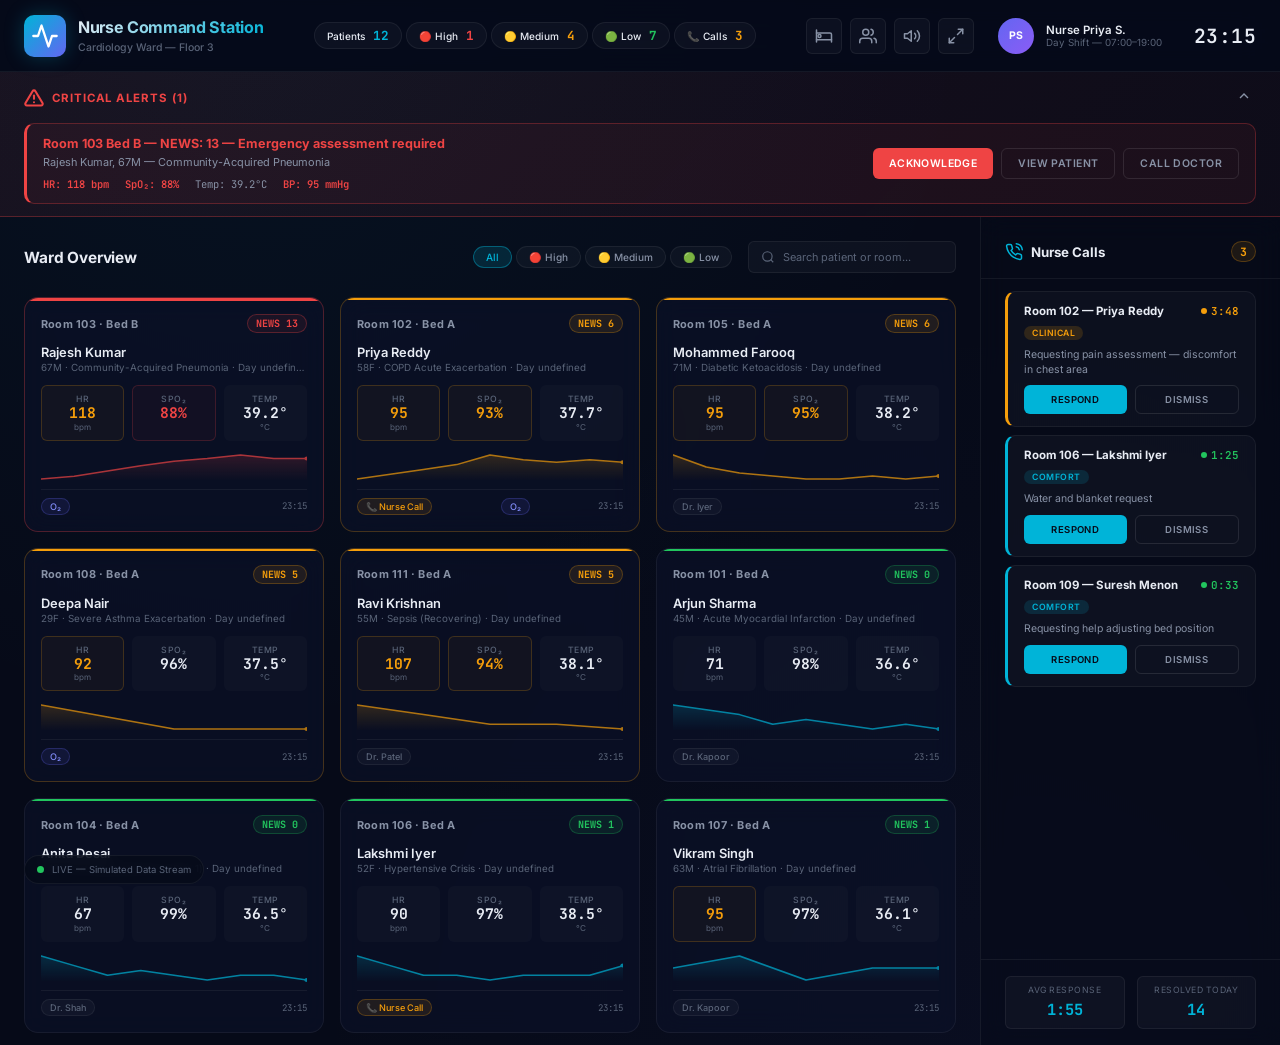
<file: index.html>
<!DOCTYPE html>
<html lang="en">

<head>
    <meta charset="UTF-8">
    <meta name="viewport" content="width=device-width, initial-scale=1.0">
    <meta name="description"
        content="AI-Powered Smart Hospital Room — Nurse Command Station for real-time patient monitoring, NEWS2 triage, and nurse call management.">
    <title>Nurse Command Station — Smart Hospital</title>
    <link rel="preconnect" href="https://fonts.googleapis.com">
    <link rel="preconnect" href="https://fonts.gstatic.com" crossorigin>
    <link
        href="https://fonts.googleapis.com/css2?family=Inter:wght@300;400;500;600;700;800&family=JetBrains+Mono:wght@400;500;600;700&display=swap"
        rel="stylesheet">
    <link rel="stylesheet" href="style.css">
    <link rel="icon"
        href="data:image/svg+xml,<svg xmlns='http://www.w3.org/2000/svg' viewBox='0 0 100 100'><text y='.9em' font-size='90'>🏥</text></svg>">
</head>

<body>
    <!-- Header -->
    <header id="main-header">
        <div class="header-left">
            <div class="logo">
                <div class="logo-icon">
                    <svg width="28" height="28" viewBox="0 0 24 24" fill="none" stroke="currentColor" stroke-width="2"
                        stroke-linecap="round" stroke-linejoin="round">
                        <path d="M22 12h-4l-3 9L9 3l-3 9H2" />
                    </svg>
                </div>
                <div class="logo-text">
                    <h1>Nurse Command Station</h1>
                    <span class="ward-name">Cardiology Ward — Floor 3</span>
                </div>
            </div>
        </div>
        <div class="header-stats" id="header-stats">
            <!-- Populated by JS -->
        </div>
        <div class="header-right">
            <div class="header-actions">

                <a href="./dashboards/patient-terminal/index.html" class="icon-btn"
                    title="Open Patient Bedside Terminal" target="_blank" style="text-decoration:none;">
                    <svg width="18" height="18" viewBox="0 0 24 24" fill="none" stroke="currentColor" stroke-width="2"
                        stroke-linecap="round" stroke-linejoin="round">
                        <path d="M2 4v16" />
                        <path d="M2 8h18a2 2 0 0 1 2 2v10" />
                        <path d="M2 17h20" />
                        <circle cx="6" cy="12" r="2" />
                    </svg>
                </a>
                <a href="./dashboards/family-portal/index.html" class="icon-btn" title="Open Family Portal"
                    target="_blank" style="text-decoration:none;">
                    <svg width="18" height="18" viewBox="0 0 24 24" fill="none" stroke="currentColor" stroke-width="2"
                        stroke-linecap="round" stroke-linejoin="round">
                        <path d="M17 21v-2a4 4 0 0 0-4-4H5a4 4 0 0 0-4 4v2" />
                        <circle cx="9" cy="7" r="4" />
                        <path d="M23 21v-2a4 4 0 0 0-3-3.87" />
                        <path d="M16 3.13a4 4 0 0 1 0 7.75" />
                    </svg>
                </a>
                <button class="icon-btn" id="btn-sound-toggle" title="Toggle alert sounds">
                    <svg width="18" height="18" viewBox="0 0 24 24" fill="none" stroke="currentColor" stroke-width="2"
                        stroke-linecap="round" stroke-linejoin="round">
                        <polygon points="11 5 6 9 2 9 2 15 6 15 11 19 11 5" />
                        <path d="M15.54 8.46a5 5 0 0 1 0 7.07" />
                        <path d="M19.07 4.93a10 10 0 0 1 0 14.14" />
                    </svg>
                </button>
                <button class="icon-btn" id="btn-fullscreen" title="Toggle fullscreen">
                    <svg width="18" height="18" viewBox="0 0 24 24" fill="none" stroke="currentColor" stroke-width="2"
                        stroke-linecap="round" stroke-linejoin="round">
                        <polyline points="15 3 21 3 21 9" />
                        <polyline points="9 21 3 21 3 15" />
                        <line x1="21" y1="3" x2="14" y2="10" />
                        <line x1="3" y1="21" x2="10" y2="14" />
                    </svg>
                </button>
            </div>
            <div class="nurse-profile">
                <div class="avatar">PS</div>
                <div class="nurse-info">
                    <span class="nurse-name">Nurse Priya S.</span>
                    <span class="shift-info">Day Shift — 07:00–19:00</span>
                </div>
            </div>
            <div class="clock" id="clock"></div>
        </div>
    </header>

    <!-- Critical Alert Banner -->
    <section class="alerts-banner" id="alerts-banner" style="display:none;">
        <div class="alerts-header">
            <div class="alerts-title">
                <svg width="20" height="20" viewBox="0 0 24 24" fill="none" stroke="currentColor" stroke-width="2.5"
                    stroke-linecap="round" stroke-linejoin="round">
                    <path
                        d="M10.29 3.86L1.82 18a2 2 0 0 0 1.71 3h16.94a2 2 0 0 0 1.71-3L13.71 3.86a2 2 0 0 0-3.42 0z" />
                    <line x1="12" y1="9" x2="12" y2="13" />
                    <line x1="12" y1="17" x2="12.01" y2="17" />
                </svg>
                <span>CRITICAL ALERTS (<span id="alert-count">0</span>)</span>
            </div>
            <button class="btn-collapse" id="btn-collapse-alerts">
                <svg width="16" height="16" viewBox="0 0 24 24" fill="none" stroke="currentColor" stroke-width="2">
                    <polyline points="18 15 12 9 6 15" />
                </svg>
            </button>
        </div>
        <div class="alerts-list" id="alerts-list">
            <!-- Populated by JS -->
        </div>
    </section>

    <!-- Main Content -->
    <main id="main-content">
        <!-- Room Grid -->
        <section class="ward-grid-container">
            <div class="section-header">
                <h2>Ward Overview</h2>
                <div class="grid-controls">
                    <div class="filter-pills">
                        <button class="pill active" data-filter="all">All</button>
                        <button class="pill" data-filter="high">🔴 High</button>
                        <button class="pill" data-filter="medium">🟡 Medium</button>
                        <button class="pill" data-filter="low">🟢 Low</button>
                    </div>
                    <div class="search-box">
                        <svg width="14" height="14" viewBox="0 0 24 24" fill="none" stroke="currentColor"
                            stroke-width="2">
                            <circle cx="11" cy="11" r="8" />
                            <line x1="21" y1="21" x2="16.65" y2="16.65" />
                        </svg>
                        <input type="text" id="search-input" placeholder="Search patient or room...">
                    </div>
                </div>
            </div>
            <div class="ward-grid" id="ward-grid">
                <!-- Populated by JS -->
            </div>
        </section>

        <!-- Nurse Calls Sidebar -->
        <aside class="calls-sidebar" id="calls-sidebar">
            <div class="sidebar-header">
                <h2>
                    <svg width="18" height="18" viewBox="0 0 24 24" fill="none" stroke="currentColor" stroke-width="2"
                        stroke-linecap="round" stroke-linejoin="round">
                        <path
                            d="M15.05 5A5 5 0 0 1 19 8.95M15.05 1A9 9 0 0 1 23 8.94m-1 7.98v3a2 2 0 0 1-2.18 2 19.79 19.79 0 0 1-8.63-3.07 19.5 19.5 0 0 1-6-6 19.79 19.79 0 0 1-3.07-8.67A2 2 0 0 1 4.11 2h3a2 2 0 0 1 2 1.72c.127.96.361 1.903.7 2.81a2 2 0 0 1-.45 2.11L8.09 9.91a16 16 0 0 0 6 6l1.27-1.27a2 2 0 0 1 2.11-.45c.907.339 1.85.573 2.81.7A2 2 0 0 1 22 16.92z" />
                    </svg>
                    Nurse Calls
                </h2>
                <span class="call-count" id="call-count">0</span>
            </div>
            <div class="calls-list" id="calls-list">
                <!-- Populated by JS -->
            </div>
            <div class="sidebar-footer">
                <div class="avg-response">
                    <span class="label">Avg Response</span>
                    <span class="value" id="avg-response-time">—</span>
                </div>
                <div class="calls-resolved">
                    <span class="label">Resolved Today</span>
                    <span class="value" id="calls-resolved">14</span>
                </div>
            </div>
        </aside>
    </main>

    <!-- Patient Detail Modal -->
    <div class="modal-overlay" id="modal-overlay">
        <div class="modal" id="patient-modal">
            <div class="modal-header">
                <div class="modal-title" id="modal-title"></div>
                <button class="modal-close" id="modal-close">
                    <svg width="20" height="20" viewBox="0 0 24 24" fill="none" stroke="currentColor" stroke-width="2">
                        <line x1="18" y1="6" x2="6" y2="18" />
                        <line x1="6" y1="6" x2="18" y2="18" />
                    </svg>
                </button>
            </div>
            <div class="modal-body" id="modal-body">
                <!-- Populated by JS -->
            </div>
        </div>
    </div>

    <!-- Connection Status -->
    <div class="connection-status" id="connection-status">
        <div class="status-dot live"></div>
        <span>LIVE — Simulated Data Stream</span>
    </div>

    <script src="js/shared-store.js"></script>
    <script src="app.js"></script>
</body>

</html>
</file>
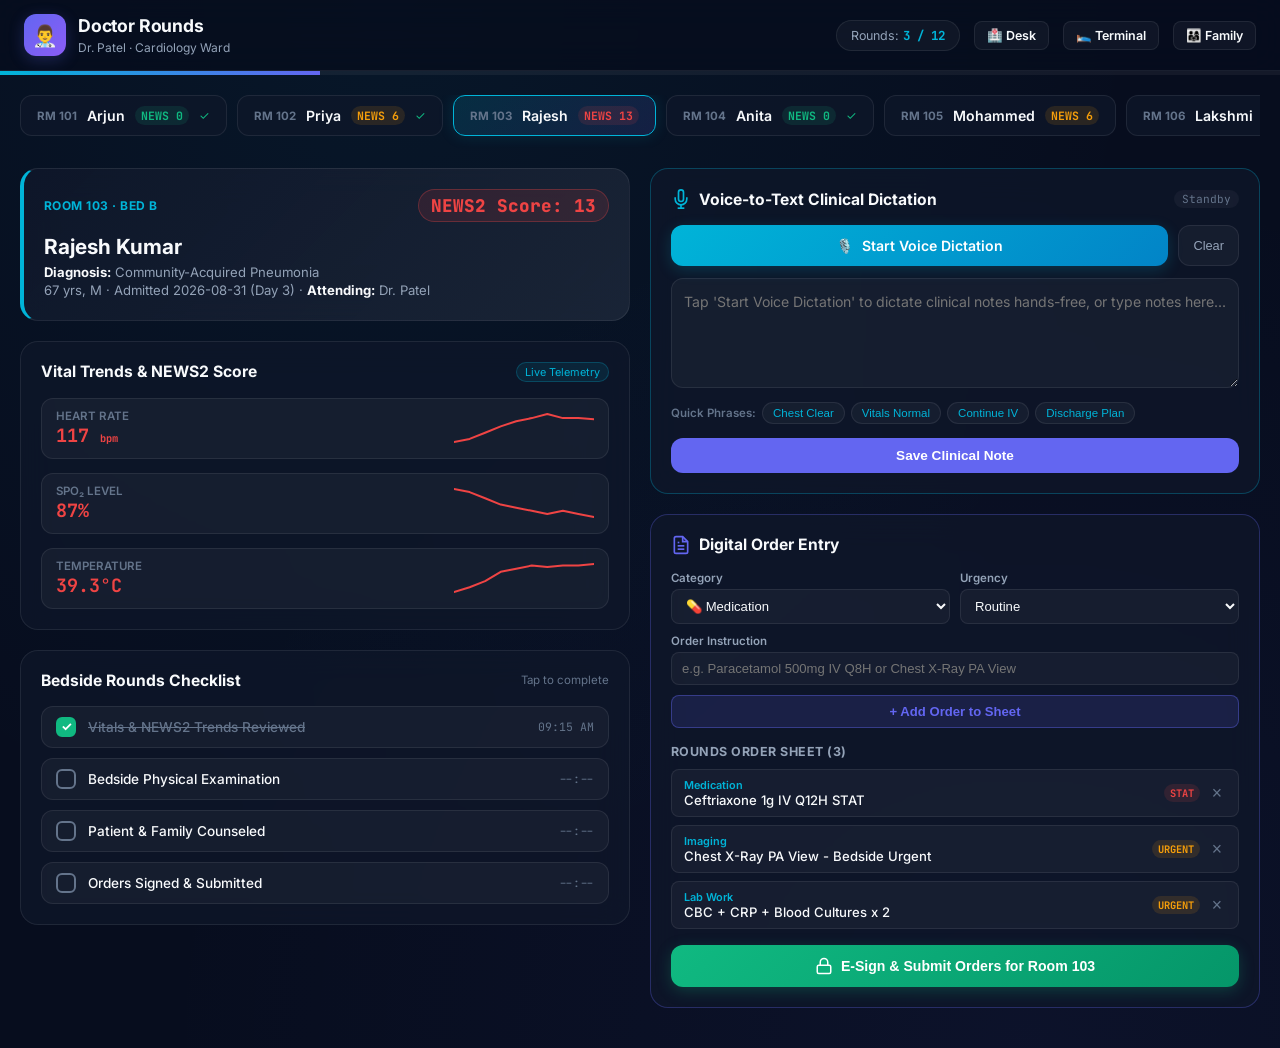
<file: dashboards/doctor-rounds/index.html>
<!DOCTYPE html>
<html lang="en">
<head>
    <meta charset="UTF-8">
    <meta name="viewport" content="width=device-width, initial-scale=1.0">
    <meta name="description" content="Doctor Rounds App — Mobile-optimized bedside rounding tool with Web Speech dictation and digital order entry.">
    <title>Doctor Rounds — Smart Hospital</title>
    <link rel="preconnect" href="https://fonts.googleapis.com">
    <link rel="preconnect" href="https://fonts.gstatic.com" crossorigin>
    <link href="https://fonts.googleapis.com/css2?family=Inter:wght@400;500;600;700;800&family=JetBrains+Mono:wght@400;500;600&display=swap" rel="stylesheet">
    <link rel="stylesheet" href="style.css">
    <link rel="icon" href="data:image/svg+xml,<svg xmlns='http://www.w3.org/2000/svg' viewBox='0 0 100 100'><text y='.9em' font-size='90'>👨‍⚕️</text></svg>">
</head>
<body>
    <!-- App Header -->
    <header class="app-header">
        <div class="header-left">
            <div class="doctor-badge">👨‍⚕️</div>
            <div class="header-titles">
                <h1>Doctor Rounds</h1>
                <span class="doctor-name">Dr. Patel · Cardiology Ward</span>
            </div>
        </div>
        <div class="header-right">
            <div class="rounds-progress-pill">
                <span>Rounds: </span>
                <strong id="progress-count">3 / 12</strong>
            </div>
            <a href="../../index.html" class="nav-btn-link" title="Nurse Command Station">🏥 Desk</a>
            <a href="../patient-terminal/index.html" class="nav-btn-link" title="Patient Bedside Terminal">🛌 Terminal</a>
            <a href="../family-portal/index.html" class="nav-btn-link" title="Family Portal">👨‍👩‍👧 Family</a>
        </div>
    </header>

    <!-- Progress Bar -->
    <div class="progress-bar-container">
        <div class="progress-bar-fill" id="progress-bar-fill" style="width: 25%;"></div>
    </div>

    <!-- Main Container -->
    <main class="main-container">
        <!-- Patient Selector Carousel / Tabs -->
        <section class="patient-selector-bar" id="patient-selector-bar">
            <!-- Populated by JS -->
        </section>

        <!-- Active Patient View -->
        <div class="rounding-grid" id="rounding-grid">
            <!-- Left Panel: Patient Summary & Vital Trends -->
            <div class="grid-col patient-summary-col">
                <!-- Patient Info Card -->
                <div class="card patient-card" id="active-patient-card">
                    <!-- Populated by JS -->
                </div>

                <!-- Vital Sign Trends -->
                <div class="card">
                    <div class="card-header">
                        <h3>Vital Trends & NEWS2 Score</h3>
                        <span class="badge-live">Live Telemetry</span>
                    </div>
                    <div class="vital-sparkline-group" id="vital-sparkline-group">
                        <!-- Populated by JS -->
                    </div>
                </div>

                <!-- Rounds Checklist -->
                <div class="card">
                    <div class="card-header">
                        <h3>Bedside Rounds Checklist</h3>
                        <span class="card-subtitle">Tap to complete</span>
                    </div>
                    <div class="checklist" id="rounds-checklist">
                        <label class="check-item">
                            <input type="checkbox" id="chk-vitals" checked>
                            <span class="checkmark"></span>
                            <span class="check-text">Vitals & NEWS2 Trends Reviewed</span>
                            <span class="check-time" id="time-chk-vitals">09:15 AM</span>
                        </label>
                        <label class="check-item">
                            <input type="checkbox" id="chk-exam">
                            <span class="checkmark"></span>
                            <span class="check-text">Bedside Physical Examination</span>
                            <span class="check-time" id="time-chk-exam">--:--</span>
                        </label>
                        <label class="check-item">
                            <input type="checkbox" id="chk-counsel">
                            <span class="checkmark"></span>
                            <span class="check-text">Patient & Family Counseled</span>
                            <span class="check-time" id="time-chk-counsel">--:--</span>
                        </label>
                        <label class="check-item">
                            <input type="checkbox" id="chk-orders">
                            <span class="checkmark"></span>
                            <span class="check-text">Orders Signed & Submitted</span>
                            <span class="check-time" id="time-chk-orders">--:--</span>
                        </label>
                    </div>
                </div>
            </div>

            <!-- Right Panel: Voice Dictation & Digital Orders -->
            <div class="grid-col actions-col">
                <!-- Voice-to-Text Clinical Dictation -->
                <div class="card dictation-card">
                    <div class="card-header">
                        <div class="card-title">
                            <svg width="20" height="20" viewBox="0 0 24 24" fill="none" stroke="#00b4d8" stroke-width="2">
                                <path d="M12 1a3 3 0 0 0-3 3v8a3 3 0 0 0 6 0V4a3 3 0 0 0-3-3z"/>
                                <path d="M19 10v2a7 7 0 0 1-14 0v-2"/>
                                <line x1="12" y1="19" x2="12" y2="23"/>
                                <line x1="8" y1="23" x2="16" y2="23"/>
                            </svg>
                            <h3>Voice-to-Text Clinical Dictation</h3>
                        </div>
                        <span class="speech-status-badge" id="speech-status-badge">Standby</span>
                    </div>

                    <div class="dictation-toolbar">
                        <button class="btn-dictate" id="btn-dictate">
                            <span class="mic-icon">🎙️</span>
                            <span id="btn-dictate-label">Start Voice Dictation</span>
                        </button>
                        <button class="btn-clear" id="btn-clear-dictation" title="Clear Notes">Clear</button>
                    </div>

                    <div class="dictation-box-container">
                        <textarea id="dictation-textarea" class="dictation-textarea" placeholder="Tap 'Start Voice Dictation' to dictate clinical notes hands-free, or type notes here..."></textarea>
                    </div>

                    <div class="quick-phrase-tags">
                        <span class="phrase-label">Quick Phrases:</span>
                        <button class="tag-btn" data-phrase="Patient chest clear to auscultation. ">Chest Clear</button>
                        <button class="tag-btn" data-phrase="Afebrile, vital signs within target limits. ">Vitals Normal</button>
                        <button class="tag-btn" data-phrase="Continue IV Antibiotic protocol for 48h. ">Continue IV</button>
                        <button class="tag-btn" data-phrase="Plan for discharge evaluation tomorrow. ">Discharge Plan</button>
                    </div>

                    <div class="dictation-actions">
                        <button class="btn-primary" id="btn-save-note">Save Clinical Note</button>
                    </div>
                </div>

                <!-- Digital Order Entry & E-Sign -->
                <div class="card orders-card">
                    <div class="card-header">
                        <div class="card-title">
                            <svg width="20" height="20" viewBox="0 0 24 24" fill="none" stroke="#6366f1" stroke-width="2">
                                <path d="M14 2H6a2 2 0 0 0-2 2v16a2 2 0 0 0 2 2h12a2 2 0 0 0 2-2V8z"/>
                                <polyline points="14 2 14 8 20 8"/>
                                <line x1="16" y1="13" x2="8" y2="13"/>
                                <line x1="16" y1="17" x2="8" y2="17"/>
                                <polyline points="10 9 9 9 8 9"/>
                            </svg>
                            <h3>Digital Order Entry</h3>
                        </div>
                    </div>

                    <!-- New Order Form -->
                    <form id="order-form" class="order-form">
                        <div class="form-row">
                            <div class="form-group flex-1">
                                <label for="order-category">Category</label>
                                <select id="order-category" class="form-select">
                                    <option value="Medication">💊 Medication</option>
                                    <option value="Lab Work">🔬 Lab Work</option>
                                    <option value="Imaging">🩻 Imaging / Radiology</option>
                                    <option value="Consultation">👨‍⚕️ Specialist Consult</option>
                                    <option value="Nursing Care">🩺 Nursing Procedure</option>
                                </select>
                            </div>
                            <div class="form-group flex-1">
                                <label for="order-urgency">Urgency</label>
                                <select id="order-urgency" class="form-select">
                                    <option value="Routine">Routine</option>
                                    <option value="URGENT">🟡 URGENT</option>
                                    <option value="STAT">🔴 STAT (Immediate)</option>
                                </select>
                            </div>
                        </div>

                        <div class="form-group">
                            <label for="order-details">Order Instruction</label>
                            <input type="text" id="order-details" class="form-input" placeholder="e.g. Paracetamol 500mg IV Q8H or Chest X-Ray PA View" required>
                        </div>

                        <button type="submit" class="btn-add-order">+ Add Order to Sheet</button>
                    </form>

                    <!-- Active Orders Sheet -->
                    <div class="orders-sheet">
                        <div class="sheet-title">Rounds Order Sheet (<span id="order-count">2</span>)</div>
                        <div class="order-list" id="order-list">
                            <!-- Populated by JS -->
                        </div>
                    </div>

                    <!-- Digital Sign-Off Button -->
                    <div class="esign-container">
                        <button class="btn-esign" id="btn-esign">
                            <svg width="18" height="18" viewBox="0 0 24 24" fill="none" stroke="currentColor" stroke-width="2">
                                <rect x="3" y="11" width="18" height="11" rx="2" ry="2"/>
                                <path d="M7 11V7a5 5 0 0 1 10 0v4"/>
                            </svg>
                            <span>E-Sign & Submit Orders for Room <span id="esign-room">103</span></span>
                        </button>
                    </div>
                </div>
            </div>
        </div>
    </main>

    <script src="../../js/shared-store.js"></script>
    <script src="app.js"></script>
</body>
</html>
</file>
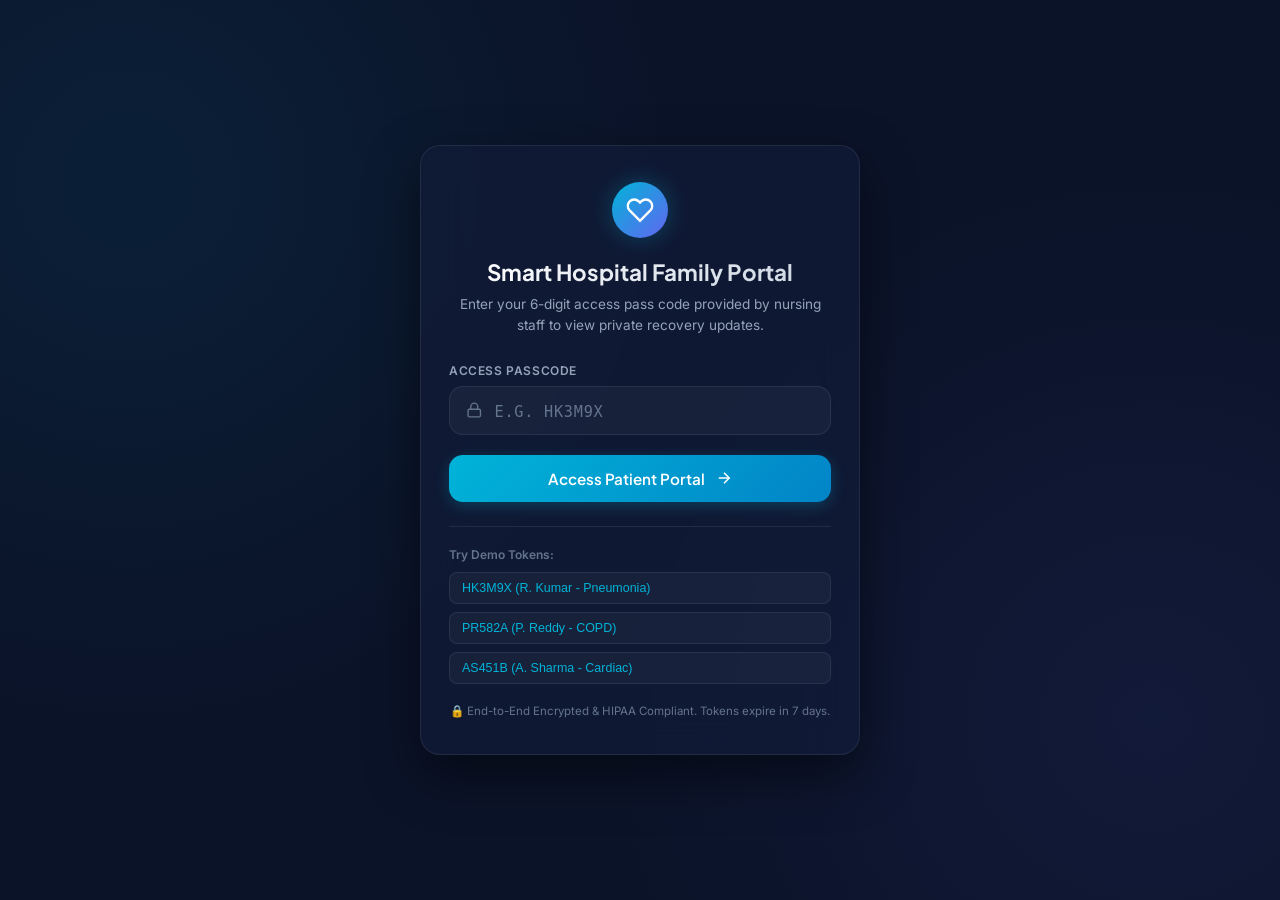
<file: dashboards/family-portal/index.html>
<!DOCTYPE html>
<html lang="en">
<head>
    <meta charset="UTF-8">
    <meta name="viewport" content="width=device-width, initial-scale=1.0">
    <meta name="description" content="Smart Hospital Family & Bystander Portal — Token-authenticated plain-language patient recovery updates.">
    <title>Family Portal — Smart Hospital</title>
    <link rel="preconnect" href="https://fonts.googleapis.com">
    <link rel="preconnect" href="https://fonts.gstatic.com" crossorigin>
    <link href="https://fonts.googleapis.com/css2?family=Plus+Jakarta+Sans:wght@400;500;600;700;800&family=Inter:wght@400;500;600&display=swap" rel="stylesheet">
    <link rel="stylesheet" href="style.css">
    <link rel="icon" href="data:image/svg+xml,<svg xmlns='http://www.w3.org/2000/svg' viewBox='0 0 100 100'><text y='.9em' font-size='90'>👨‍👩‍👧</text></svg>">
</head>
<body>
    <!-- Login Screen (Token Auth) -->
    <div class="auth-wrapper" id="auth-screen">
        <div class="auth-card">
            <div class="auth-header">
                <div class="auth-badge">
                    <svg width="28" height="28" viewBox="0 0 24 24" fill="none" stroke="currentColor" stroke-width="2">
                        <path d="M20.84 4.61a5.5 5.5 0 0 0-7.78 0L12 5.67l-1.06-1.06a5.5 5.5 0 0 0-7.78 7.78l1.06 1.06L12 21.23l7.78-7.78 1.06-1.06a5.5 5.5 0 0 0 0-7.78z"/>
                    </svg>
                </div>
                <h1>Smart Hospital Family Portal</h1>
                <p>Enter your 6-digit access pass code provided by nursing staff to view private recovery updates.</p>
            </div>
            
            <form id="login-form" class="auth-form">
                <div class="token-input-group">
                    <label for="access-token">Access Passcode</label>
                    <div class="input-field">
                        <svg width="18" height="18" viewBox="0 0 24 24" fill="none" stroke="currentColor" stroke-width="2">
                            <rect x="3" y="11" width="18" height="11" rx="2" ry="2"/>
                            <path d="M7 11V7a5 5 0 0 1 10 0v4"/>
                        </svg>
                        <input type="text" id="access-token" placeholder="e.g. HK3M9X" maxlength="6" autocomplete="off" spellcheck="false" required>
                    </div>
                </div>

                <button type="submit" class="btn-auth">
                    <span>Access Patient Portal</span>
                    <svg width="18" height="18" viewBox="0 0 24 24" fill="none" stroke="currentColor" stroke-width="2">
                        <line x1="5" y1="12" x2="19" y2="12"/><polyline points="12 5 19 12 12 19"/>
                    </svg>
                </button>
            </form>

            <div class="demo-hints">
                <span class="hint-title">Try Demo Tokens:</span>
                <div class="hint-chips">
                    <button class="hint-chip" data-token="HK3M9X">HK3M9X (R. Kumar - Pneumonia)</button>
                    <button class="hint-chip" data-token="PR582A">PR582A (P. Reddy - COPD)</button>
                    <button class="hint-chip" data-token="AS451B">AS451B (A. Sharma - Cardiac)</button>
                </div>
            </div>

            <div class="auth-footer">
                <p>🔒 End-to-End Encrypted & HIPAA Compliant. Tokens expire in 7 days.</p>
            </div>
        </div>
    </div>

    <!-- Portal Dashboard Screen -->
    <div class="portal-wrapper" id="portal-screen" style="display: none;">
        <!-- Top Navbar -->
        <header class="portal-nav">
            <div class="nav-brand">
                <div class="nav-icon">🏥</div>
                <div class="nav-titles">
                    <span class="hospital-name">City Care Hospital</span>
                    <span class="nav-subtitle">Family Recovery Portal</span>
                </div>
            </div>
            <div class="nav-actions">
                <div class="patient-pill" id="nav-patient-pill">
                    <!-- Populated by JS -->
                </div>
                <a href="../../index.html" class="dash-btn" title="Nurse Command Station" style="text-decoration:none; color:var(--text-primary); background:rgba(255,255,255,0.05); padding:6px 12px; border-radius:6px; font-size:0.8rem; font-weight:600; margin-right:6px;">🏥 Desk</a>
                <a href="../doctor-rounds/index.html" class="dash-btn" title="Doctor Rounds App" style="text-decoration:none; color:var(--text-primary); background:rgba(255,255,255,0.05); padding:6px 12px; border-radius:6px; font-size:0.8rem; font-weight:600; margin-right:6px;">👨‍⚕️ Doctor</a>
                <a href="../patient-terminal/index.html" class="dash-btn" title="Patient Terminal" style="text-decoration:none; color:var(--text-primary); background:rgba(255,255,255,0.05); padding:6px 12px; border-radius:6px; font-size:0.8rem; font-weight:600; margin-right:6px;">🛌 Terminal</a>
                <button class="btn-logout" id="btn-logout" title="Sign Out">
                    <svg width="16" height="16" viewBox="0 0 24 24" fill="none" stroke="currentColor" stroke-width="2">
                        <path d="M9 21H5a2 2 0 0 1-2-2V5a2 2 0 0 1 2-2h4"/>
                        <polyline points="16 17 21 12 16 7"/>
                        <line x1="21" y1="12" x2="9" y2="12"/>
                    </svg>
                    <span>Exit</span>
                </button>
            </div>
        </header>

        <!-- Main Portal Container -->
        <main class="portal-content">
            <!-- Patient Banner Card -->
            <section class="card patient-banner-card">
                <div class="banner-main">
                    <div class="patient-avatar" id="patient-initials">RK</div>
                    <div class="patient-header-info">
                        <div class="patient-name-row">
                            <h2 id="patient-name">Rajesh Kumar</h2>
                            <span class="badge-room" id="patient-room">Room 103 Bed B</span>
                        </div>
                        <p class="patient-subtext" id="patient-subtext">67 yrs, Male · Admitted Aug 31, 2026 (Day 3 of care)</p>
                    </div>
                </div>

                <div class="status-box" id="status-box">
                    <!-- Populated by JS -->
                </div>
            </section>

            <!-- Grid Layout -->
            <div class="portal-grid">
                <!-- Left Column: Vitals Summary & Milestones -->
                <div class="grid-column main-col">
                    <!-- Plain Language Vitals -->
                    <section class="card">
                        <div class="card-header">
                            <div class="card-title">
                                <svg width="20" height="20" viewBox="0 0 24 24" fill="none" stroke="#22c55e" stroke-width="2">
                                    <path d="M22 12h-4l-3 9L9 3l-3 9H2"/>
                                </svg>
                                <h3>Today's Health Summary</h3>
                            </div>
                            <span class="live-indicator"><span class="dot"></span> Updated live</span>
                        </div>
                        <div class="vitals-summary-list" id="vitals-summary-list">
                            <!-- Populated by JS -->
                        </div>
                    </section>

                    <!-- Recovery Timeline -->
                    <section class="card">
                        <div class="card-header">
                            <div class="card-title">
                                <svg width="20" height="20" viewBox="0 0 24 24" fill="none" stroke="#00b4d8" stroke-width="2">
                                    <circle cx="12" cy="12" r="10"/><polyline points="12 6 12 12 16 14"/>
                                </svg>
                                <h3>Care Activity Timeline</h3>
                            </div>
                            <span class="card-subtitle">Today's updates</span>
                        </div>
                        <div class="timeline" id="portal-timeline">
                            <!-- Populated by JS -->
                        </div>
                    </section>
                </div>

                <!-- Right Column: Care Team, Visiting & Message Nurse -->
                <div class="grid-column side-col">
                    <!-- Care Team Info -->
                    <section class="card">
                        <div class="card-header">
                            <div class="card-title">
                                <svg width="20" height="20" viewBox="0 0 24 24" fill="none" stroke="#6366f1" stroke-width="2">
                                    <path d="M17 21v-2a4 4 0 0 0-4-4H5a4 4 0 0 0-4 4v2"/>
                                    <circle cx="9" cy="7" r="4"/>
                                    <path d="M23 21v-2a4 4 0 0 0-3-3.87"/>
                                    <path d="M16 3.13a4 4 0 0 1 0 7.75"/>
                                </svg>
                                <h3>Assigned Care Team</h3>
                            </div>
                        </div>
                        <div class="care-team-list" id="care-team-list">
                            <!-- Populated by JS -->
                        </div>
                    </section>

                    <!-- Visiting Hours -->
                    <section class="card visiting-card">
                        <div class="visiting-icon">🕐</div>
                        <div class="visiting-details">
                            <h4>Visiting Hours & Guidelines</h4>
                            <p class="visiting-time">10:00 AM – 08:00 PM Daily</p>
                            <p class="visiting-note">Max 2 visitors at bedside. Masks required in ward.</p>
                        </div>
                    </section>

                    <!-- Message to Nurse -->
                    <section class="card">
                        <div class="card-header">
                            <div class="card-title">
                                <svg width="20" height="20" viewBox="0 0 24 24" fill="none" stroke="#f59e0b" stroke-width="2">
                                    <path d="M21 15a2 2 0 0 1-2 2H7l-4 4V5a2 2 0 0 1 2-2h14a2 2 0 0 1 2 2z"/>
                                </svg>
                                <h3>Message Assigned Nurse</h3>
                            </div>
                        </div>
                        <form id="message-form" class="message-form">
                            <div class="form-group">
                                <label for="msg-preset">Quick Topic</label>
                                <select id="msg-preset" class="form-select">
                                    <option value="General Inquiry">General Recovery Inquiry</option>
                                    <option value="Request Callback">Request Nurse Phone Call</option>
                                    <option value="Visiting Notice">Bringing Meals / Belongings</option>
                                    <option value="Doctor Update">Doctor Round Schedule Query</option>
                                </select>
                            </div>
                            <div class="form-group">
                                <label for="msg-text">Your Message</label>
                                <textarea id="msg-text" class="form-textarea" placeholder="Type a message for Nurse Priya..." rows="3" required></textarea>
                            </div>
                            <button type="submit" class="btn-send-msg" id="btn-send-msg">
                                <svg width="16" height="16" viewBox="0 0 24 24" fill="none" stroke="currentColor" stroke-width="2">
                                    <line x1="22" y1="2" x2="11" y2="13"/><polygon points="22 2 15 22 11 13 2 9 22 2"/>
                                </svg>
                                <span>Send Message to Nursing Desk</span>
                            </button>
                            <div class="msg-status" id="msg-status"></div>
                        </form>
                    </section>
                </div>
            </div>
        </main>

        <!-- Footer -->
        <footer class="portal-footer">
            <p>Smart Hospital Family Portal &copy; 2026 · Confidential & Secure Patient Care Telemetry</p>
        </footer>
    </div>

    <script src="../../js/shared-store.js"></script>
    <script src="app.js"></script>
</body>
</html>
</file>
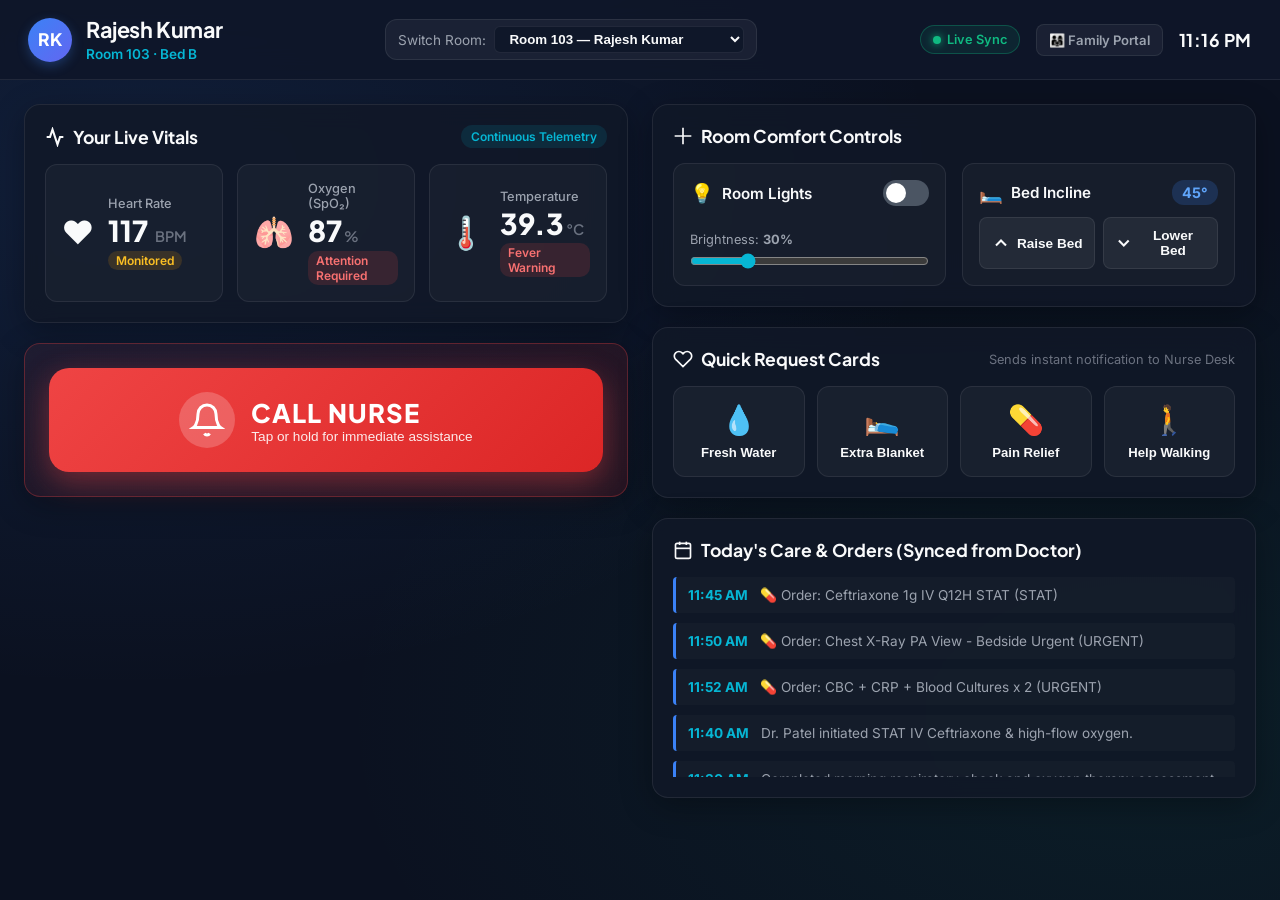
<file: dashboards/patient-terminal/index.html>
<!DOCTYPE html>
<html lang="en">
<head>
    <meta charset="UTF-8">
    <meta name="viewport" content="width=device-width, initial-scale=1.0">
    <meta name="description" content="Patient Bedside Terminal — Touchscreen interface for patient vitals, room controls, nurse call, and comfort requests.">
    <title>Patient Bedside Terminal — Smart Hospital</title>
    <link rel="preconnect" href="https://fonts.googleapis.com">
    <link rel="preconnect" href="https://fonts.gstatic.com" crossorigin>
    <link href="https://fonts.googleapis.com/css2?family=Plus+Jakarta+Sans:wght@400;500;600;700;800&family=Inter:wght@400;500;600&display=swap" rel="stylesheet">
    <link rel="stylesheet" href="style.css">
    <link rel="icon" href="data:image/svg+xml,<svg xmlns='http://www.w3.org/2000/svg' viewBox='0 0 100 100'><text y='.9em' font-size='90'>🛌</text></svg>">
</head>
<body>
    <!-- Bedside Terminal Container -->
    <div class="terminal-layout">
        <!-- Universal Navigation Header -->
        <header class="terminal-header">
            <div class="header-left">
                <div class="patient-avatar" id="header-avatar">RK</div>
                <div class="patient-title-group">
                    <h1 id="header-patient-name">Rajesh Kumar</h1>
                    <span class="patient-room-badge" id="header-room-badge">Room 103 · Bed B</span>
                </div>
            </div>

            <div class="header-center">
                <div class="room-selector-wrapper">
                    <label for="room-select">Switch Room:</label>
                    <select id="room-select" class="room-select-dropdown">
                        <!-- Populated by JS -->
                    </select>
                </div>
            </div>

            <div class="header-right">
                <div class="sync-badge" title="Real-time Synchronization Active">
                    <span class="pulse-dot"></span>
                    <span>Live Sync</span>
                </div>
                
                <!-- Universal Dash Switcher -->
                <div class="dash-switcher">
                    <a href="../family-portal/index.html" class="dash-btn" title="Family Portal">👨‍👩‍👧 Family Portal</a>
                </div>

                <div class="header-clock" id="live-clock">14:30 PM</div>
            </div>
        </header>

        <!-- Main Content Area -->
        <main class="terminal-main">
            <!-- Left Column: Vitals & Emergency Nurse Call -->
            <div class="column left-column">
                <!-- Live Telemetry Card -->
                <section class="card vitals-section">
                    <div class="card-header">
                        <h2>
                            <svg width="20" height="20" viewBox="0 0 24 24" fill="none" stroke="currentColor" stroke-width="2.5"><path d="M22 12h-4l-3 9L9 3l-3 9H2"/></svg>
                            Your Live Vitals
                        </h2>
                        <span class="badge-live">Continuous Telemetry</span>
                    </div>
                    <div class="vitals-grid">
                        <div class="vital-tile vital-hr">
                            <div class="vital-icon">❤️</div>
                            <div class="vital-details">
                                <span class="vital-label">Heart Rate</span>
                                <div class="vital-value"><span id="val-hr">72</span> <small>BPM</small></div>
                                <span class="vital-status status-normal" id="status-hr">Normal</span>
                            </div>
                        </div>

                        <div class="vital-tile vital-spo2">
                            <div class="vital-icon">🫁</div>
                            <div class="vital-details">
                                <span class="vital-label">Oxygen (SpO₂)</span>
                                <div class="vital-value"><span id="val-spo2">98</span><small>%</small></div>
                                <span class="vital-status status-normal" id="status-spo2">Optimal</span>
                            </div>
                        </div>

                        <div class="vital-tile vital-temp">
                            <div class="vital-icon">🌡️</div>
                            <div class="vital-details">
                                <span class="vital-label">Temperature</span>
                                <div class="vital-value"><span id="val-temp">36.7</span><small>°C</small></div>
                                <span class="vital-status status-normal" id="status-temp">Normal</span>
                            </div>
                        </div>
                    </div>
                </section>

                <!-- Big One-Touch Nurse Call Button -->
                <section class="card nurse-call-card">
                    <div class="call-btn-wrapper">
                        <button id="btn-nurse-call" class="nurse-call-btn">
                            <div class="call-btn-content">
                                <div class="btn-bell-icon">
                                    <svg width="36" height="36" viewBox="0 0 24 24" fill="none" stroke="currentColor" stroke-width="2">
                                        <path d="M18 8A6 6 0 0 0 6 8c0 7-3 9-3 9h18s-3-2-3-9"/>
                                        <path d="M13.73 21a2 2 0 0 1-3.46 0"/>
                                    </svg>
                                </div>
                                <div class="btn-text-group">
                                    <span class="btn-main-text" id="call-btn-text">CALL NURSE</span>
                                    <span class="btn-sub-text" id="call-btn-subtext">Tap or hold for immediate assistance</span>
                                </div>
                            </div>
                            <div class="hold-progress-ring" id="hold-ring"></div>
                        </button>
                    </div>

                    <!-- Call Active Banner -->
                    <div class="call-active-banner" id="call-active-banner" style="display: none;">
                        <div class="call-status-info">
                            <div class="pulse-bell">🔔</div>
                            <div>
                                <h3 id="call-status-title">Nurse Alerted</h3>
                                <p id="call-status-desc">Nurse Priya is on the way (SLA response active)</p>
                            </div>
                        </div>
                        <button class="btn-cancel-call" id="btn-cancel-call">Cancel Request</button>
                    </div>
                </section>
            </div>

            <!-- Right Column: Room Controls & Care Schedule -->
            <div class="column right-column">
                <!-- Room Comfort Controls -->
                <section class="card room-controls-card">
                    <div class="card-header">
                        <h2>
                            <svg width="20" height="20" viewBox="0 0 24 24" fill="none" stroke="currentColor" stroke-width="2"><path d="M12 2v20M2 12h20"/></svg>
                            Room Comfort Controls
                        </h2>
                    </div>

                    <div class="controls-grid">
                        <!-- Lights Control -->
                        <div class="control-box">
                            <div class="control-header">
                                <div class="control-title">
                                    <span class="control-icon">💡</span>
                                    <span>Room Lights</span>
                                </div>
                                <label class="switch">
                                    <input type="checkbox" id="toggle-lights" checked>
                                    <span class="slider round"></span>
                                </label>
                            </div>
                            <div class="brightness-group">
                                <span class="dimmer-label">Brightness: <strong id="val-brightness">80%</strong></span>
                                <input type="range" id="slider-brightness" min="10" max="100" value="80" class="range-slider">
                            </div>
                        </div>

                        <!-- Bed Incline Control -->
                        <div class="control-box">
                            <div class="control-header">
                                <div class="control-title">
                                    <span class="control-icon">🛏️</span>
                                    <span>Bed Incline</span>
                                </div>
                                <span class="degree-badge" id="val-bed-incline">30°</span>
                            </div>
                            <div class="bed-btn-group">
                                <button class="btn-bed" id="btn-bed-up">
                                    <svg width="20" height="20" viewBox="0 0 24 24" fill="none" stroke="currentColor" stroke-width="2.5"><polyline points="18 15 12 9 6 15"/></svg>
                                    <span>Raise Bed</span>
                                </button>
                                <button class="btn-bed" id="btn-bed-down">
                                    <svg width="20" height="20" viewBox="0 0 24 24" fill="none" stroke="currentColor" stroke-width="2.5"><polyline points="6 9 12 15 18 9"/></svg>
                                    <span>Lower Bed</span>
                                </button>
                            </div>
                        </div>
                    </div>
                </section>

                <!-- Quick Comfort Requests -->
                <section class="card comfort-card">
                    <div class="card-header">
                        <h2>
                            <svg width="20" height="20" viewBox="0 0 24 24" fill="none" stroke="currentColor" stroke-width="2"><path d="M20.84 4.61a5.5 5.5 0 0 0-7.78 0L12 5.67l-1.06-1.06a5.5 5.5 0 0 0-7.78 7.78l1.06 1.06L12 21.23l7.78-7.78 1.06-1.06a5.5 5.5 0 0 0 0-7.78z"/></svg>
                            Quick Request Cards
                        </h2>
                        <span class="sub-hint">Sends instant notification to Nurse Desk</span>
                    </div>

                    <div class="comfort-grid">
                        <button class="comfort-btn" data-request="Water Request" data-type="comfort">
                            <span class="comfort-icon">💧</span>
                            <span class="comfort-title">Fresh Water</span>
                        </button>
                        <button class="comfort-btn" data-request="Extra Blanket Request" data-type="comfort">
                            <span class="comfort-icon">🛌</span>
                            <span class="comfort-title">Extra Blanket</span>
                        </button>
                        <button class="comfort-btn" data-request="Pain Relief Assessment" data-type="clinical">
                            <span class="comfort-icon">💊</span>
                            <span class="comfort-title">Pain Relief</span>
                        </button>
                        <button class="comfort-btn" data-request="Restroom Assistance" data-type="comfort">
                            <span class="comfort-icon">🚶</span>
                            <span class="comfort-title">Help Walking</span>
                        </button>
                    </div>
                </section>

                <!-- Medications & Care Timeline -->
                <section class="card schedule-card">
                    <div class="card-header">
                        <h2>
                            <svg width="20" height="20" viewBox="0 0 24 24" fill="none" stroke="currentColor" stroke-width="2"><rect x="3" y="4" width="18" height="18" rx="2" ry="2"/><line x1="16" y1="2" x2="16" y2="6"/><line x1="8" y1="2" x2="8" y2="6"/><line x1="3" y1="10" x2="21" y2="10"/></svg>
                            Today's Care & Orders (Synced from Doctor)
                        </h2>
                    </div>
                    <div class="schedule-timeline" id="schedule-timeline">
                        <!-- Populated by JS -->
                    </div>
                </section>
            </div>
        </main>
    </div>

    <!-- Scripts -->
    <script src="../../js/shared-store.js"></script>
    <script src="app.js"></script>
</body>
</html>
</file>
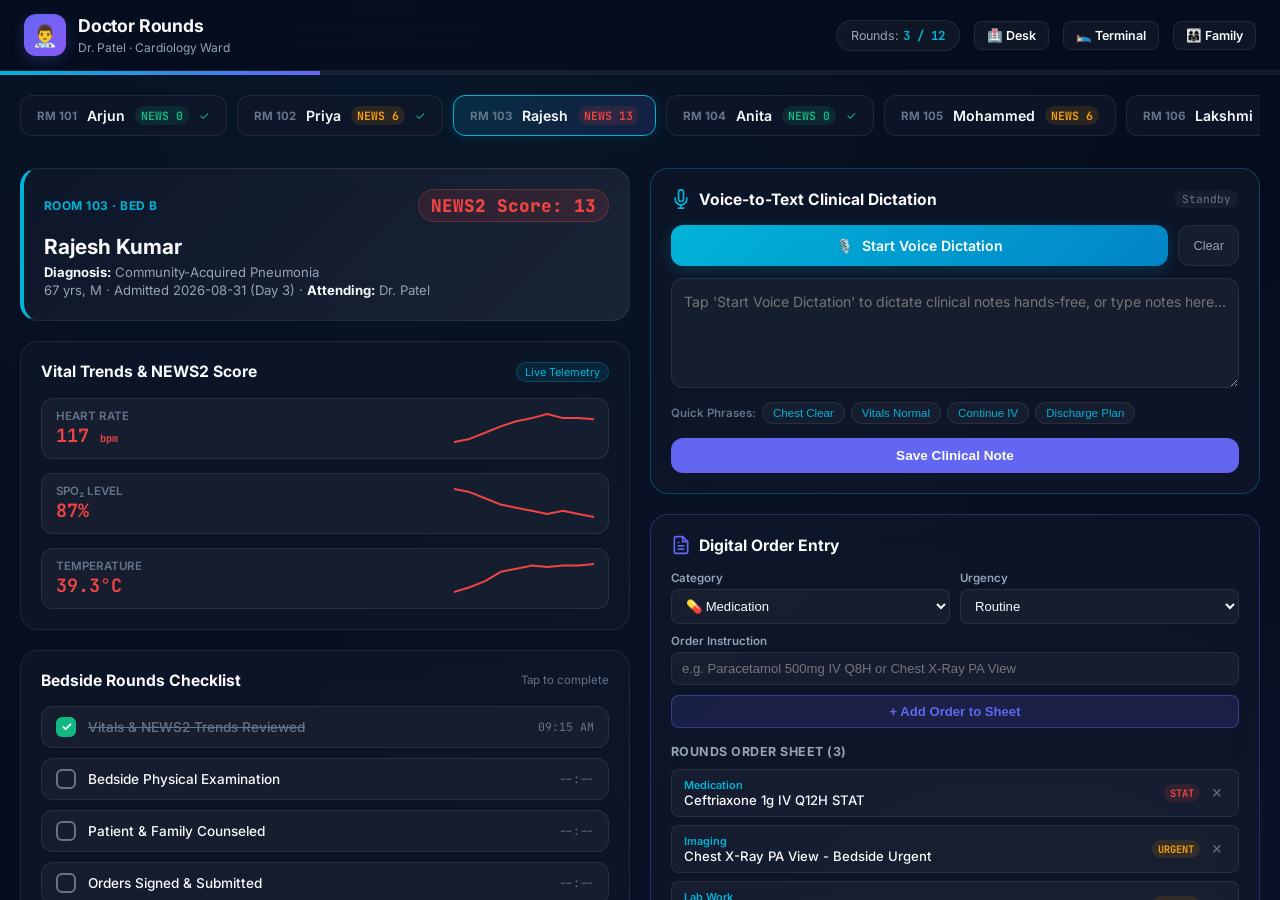
<file: doctor.html>
<!DOCTYPE html>
<html lang="en">
<head>
    <meta charset="UTF-8">
    <meta http-equiv="refresh" content="0; url=./dashboards/doctor-rounds/index.html">
    <title>Redirecting to Doctor Rounds App...</title>
</head>
<body>
    <p>Redirecting to <a href="./dashboards/doctor-rounds/index.html">Doctor Rounds App</a>...</p>
</body>
</html>
</file>
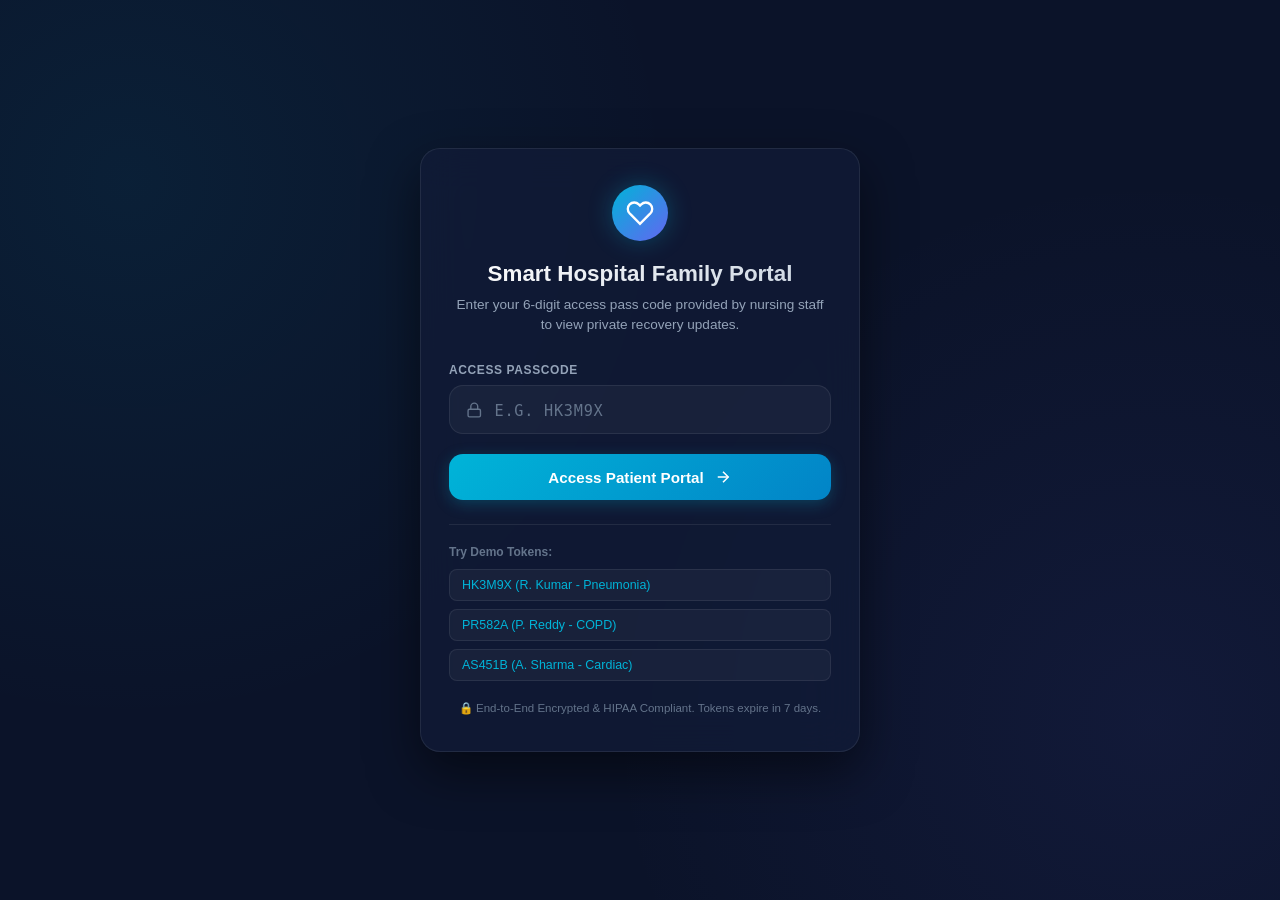
<file: family.html>
<!DOCTYPE html>
<html lang="en">
<head>
    <meta charset="UTF-8">
    <meta http-equiv="refresh" content="0; url=./dashboards/family-portal/index.html">
    <title>Redirecting to Family Portal...</title>
</head>
<body>
    <p>Redirecting to <a href="./dashboards/family-portal/index.html">Family Portal</a>...</p>
</body>
</html>
</file>
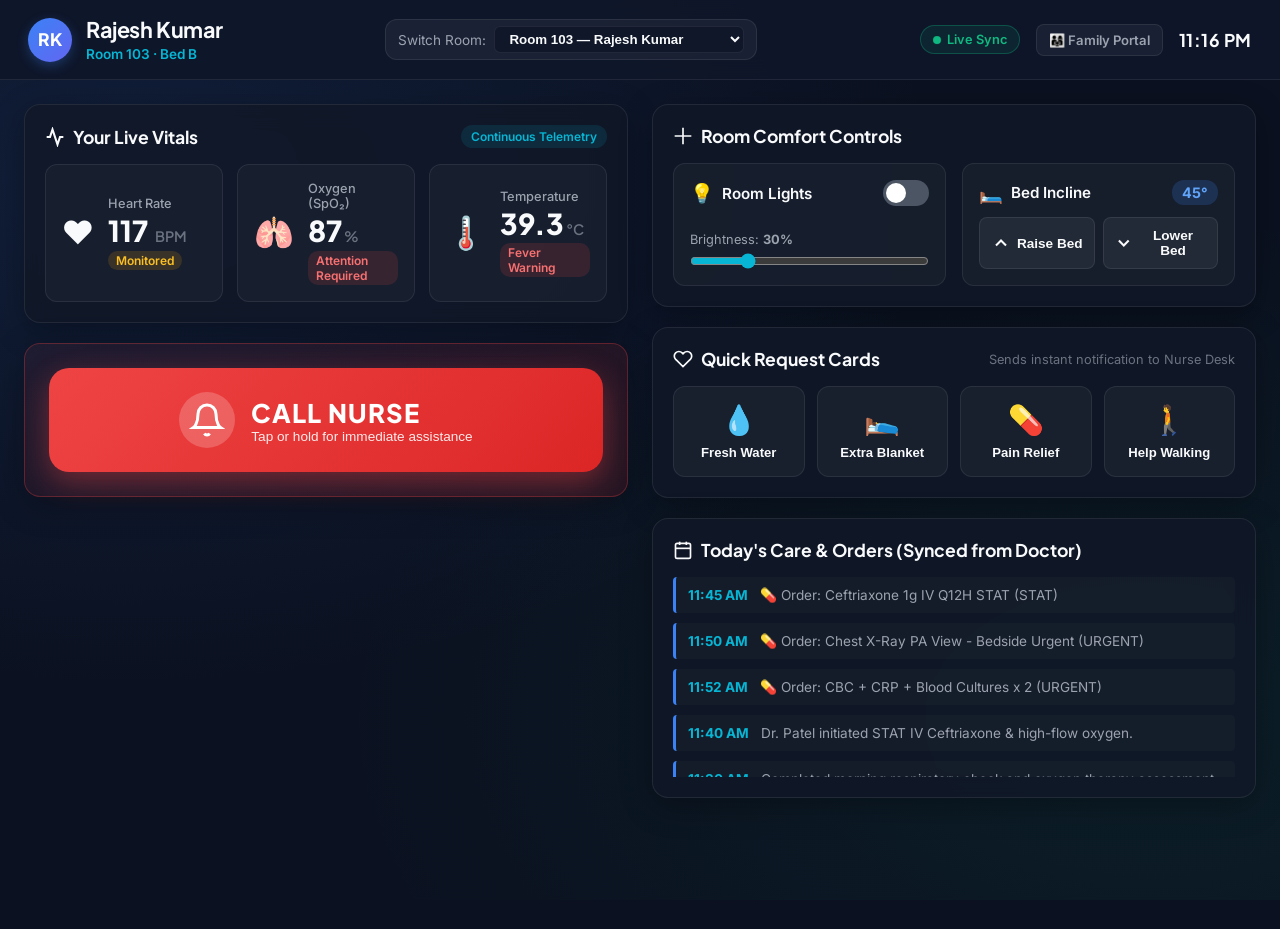
<file: patient.html>
<!DOCTYPE html>
<html lang="en">
<head>
    <meta charset="UTF-8">
    <meta http-equiv="refresh" content="0; url=./dashboards/patient-terminal/index.html">
    <title>Redirecting to Patient Bedside Terminal...</title>
</head>
<body>
    <p>Redirecting to <a href="./dashboards/patient-terminal/index.html">Patient Bedside Terminal</a>...</p>
</body>
</html>
</file>
<file: style.css>
/* ============================================
   NURSE COMMAND STATION — Design System
   AI-Powered Smart Hospital Room
   ============================================ */

/* --- CSS Custom Properties (Design Tokens) --- */
:root {
    /* Background */
    --bg-primary: #060a18;
    --bg-secondary: #0c1225;
    --bg-tertiary: #111a33;
    --bg-card: rgba(12, 18, 40, 0.65);
    --bg-card-hover: rgba(18, 26, 55, 0.8);
    --bg-glass: rgba(255, 255, 255, 0.03);
    --bg-glass-hover: rgba(255, 255, 255, 0.06);

    /* Borders */
    --border-subtle: rgba(255, 255, 255, 0.06);
    --border-light: rgba(255, 255, 255, 0.1);
    --border-focus: rgba(0, 180, 216, 0.5);

    /* Text */
    --text-primary: #e8ecf4;
    --text-secondary: #8892a6;
    --text-tertiary: #5a6478;
    --text-inverse: #060a18;

    /* Accent Colors */
    --accent-primary: #00b4d8;
    --accent-primary-rgb: 0, 180, 216;
    --accent-glow: rgba(0, 180, 216, 0.15);

    /* Status Colors */
    --status-low: #22c55e;
    --status-low-bg: rgba(34, 197, 94, 0.1);
    --status-low-border: rgba(34, 197, 94, 0.25);

    --status-medium: #f59e0b;
    --status-medium-bg: rgba(245, 158, 11, 0.1);
    --status-medium-border: rgba(245, 158, 11, 0.25);

    --status-high: #ef4444;
    --status-high-bg: rgba(239, 68, 68, 0.08);
    --status-high-border: rgba(239, 68, 68, 0.3);

    --status-low-medium: #fb923c;
    --status-low-medium-bg: rgba(251, 146, 60, 0.1);
    --status-low-medium-border: rgba(251, 146, 60, 0.25);

    /* Typography */
    --font-sans: 'Inter', -apple-system, BlinkMacSystemFont, 'Segoe UI', sans-serif;
    --font-mono: 'JetBrains Mono', 'Fira Code', 'Cascadia Code', monospace;

    /* Spacing */
    --space-xs: 4px;
    --space-sm: 8px;
    --space-md: 12px;
    --space-lg: 16px;
    --space-xl: 24px;
    --space-2xl: 32px;
    --space-3xl: 48px;

    /* Radii */
    --radius-sm: 6px;
    --radius-md: 10px;
    --radius-lg: 14px;
    --radius-xl: 20px;
    --radius-full: 9999px;

    /* Shadows */
    --shadow-sm: 0 1px 3px rgba(0, 0, 0, 0.3);
    --shadow-md: 0 4px 12px rgba(0, 0, 0, 0.4);
    --shadow-lg: 0 8px 32px rgba(0, 0, 0, 0.5);
    --shadow-glow-cyan: 0 0 20px rgba(0, 180, 216, 0.15);
    --shadow-glow-red: 0 0 25px rgba(239, 68, 68, 0.2);
    --shadow-glow-amber: 0 0 20px rgba(245, 158, 11, 0.15);

    /* Transitions */
    --transition-fast: 150ms ease;
    --transition-base: 250ms ease;
    --transition-slow: 400ms ease;

    /* Layout */
    --header-height: 72px;
    --sidebar-width: 340px;
}

/* --- Reset & Base --- */
*, *::before, *::after {
    margin: 0;
    padding: 0;
    box-sizing: border-box;
}

html {
    font-size: 14px;
    -webkit-font-smoothing: antialiased;
    -moz-osx-font-smoothing: grayscale;
}

body {
    font-family: var(--font-sans);
    background: var(--bg-primary);
    color: var(--text-primary);
    min-height: 100vh;
    overflow-x: hidden;
    background-image:
        radial-gradient(ellipse at 20% 0%, rgba(0, 180, 216, 0.05) 0%, transparent 50%),
        radial-gradient(ellipse at 80% 100%, rgba(99, 102, 241, 0.04) 0%, transparent 50%);
}

/* Scrollbar */
::-webkit-scrollbar { width: 6px; height: 6px; }
::-webkit-scrollbar-track { background: transparent; }
::-webkit-scrollbar-thumb { background: rgba(255, 255, 255, 0.1); border-radius: 3px; }
::-webkit-scrollbar-thumb:hover { background: rgba(255, 255, 255, 0.18); }

/* --- Header --- */
#main-header {
    position: sticky;
    top: 0;
    z-index: 100;
    display: flex;
    align-items: center;
    justify-content: space-between;
    height: var(--header-height);
    padding: 0 var(--space-xl);
    background: rgba(6, 10, 24, 0.85);
    backdrop-filter: blur(20px) saturate(180%);
    -webkit-backdrop-filter: blur(20px) saturate(180%);
    border-bottom: 1px solid var(--border-subtle);
}

.header-left {
    display: flex;
    align-items: center;
    gap: var(--space-lg);
    flex-shrink: 0;
}

.logo {
    display: flex;
    align-items: center;
    gap: var(--space-md);
}

.logo-icon {
    width: 42px;
    height: 42px;
    display: flex;
    align-items: center;
    justify-content: center;
    background: linear-gradient(135deg, var(--accent-primary), #6366f1);
    border-radius: var(--radius-md);
    color: white;
    box-shadow: 0 0 20px rgba(0, 180, 216, 0.25);
}

.logo-text h1 {
    font-size: 1.15rem;
    font-weight: 700;
    letter-spacing: -0.02em;
    background: linear-gradient(135deg, var(--text-primary), var(--accent-primary));
    -webkit-background-clip: text;
    -webkit-text-fill-color: transparent;
    background-clip: text;
}

.ward-name {
    font-size: 0.75rem;
    color: var(--text-tertiary);
    font-weight: 500;
}

/* Header Stats */
.header-stats {
    display: flex;
    align-items: center;
    gap: var(--space-sm);
    flex: 1;
    justify-content: center;
}

.stat-chip {
    display: flex;
    align-items: center;
    gap: var(--space-sm);
    padding: var(--space-sm) var(--space-lg);
    background: var(--bg-glass);
    border: 1px solid var(--border-subtle);
    border-radius: var(--radius-full);
    font-size: 0.78rem;
    font-weight: 500;
    transition: var(--transition-fast);
    cursor: default;
    white-space: nowrap;
}

.stat-chip:hover {
    background: var(--bg-glass-hover);
    border-color: var(--border-light);
}

.stat-chip .stat-value {
    font-family: var(--font-mono);
    font-weight: 700;
    font-size: 0.9rem;
}

.stat-chip.critical .stat-value { color: var(--status-high); }
.stat-chip.warning .stat-value { color: var(--status-medium); }
.stat-chip.ok .stat-value { color: var(--status-low); }
.stat-chip.info .stat-value { color: var(--accent-primary); }

/* Header Right */
.header-right {
    display: flex;
    align-items: center;
    gap: var(--space-xl);
    flex-shrink: 0;
}

.header-actions {
    display: flex;
    gap: var(--space-sm);
}

.icon-btn {
    width: 36px;
    height: 36px;
    display: flex;
    align-items: center;
    justify-content: center;
    background: var(--bg-glass);
    border: 1px solid var(--border-subtle);
    border-radius: var(--radius-sm);
    color: var(--text-secondary);
    cursor: pointer;
    transition: var(--transition-fast);
}

.icon-btn:hover {
    background: var(--bg-glass-hover);
    border-color: var(--border-light);
    color: var(--text-primary);
}

.nurse-profile {
    display: flex;
    align-items: center;
    gap: var(--space-md);
}

.avatar {
    width: 36px;
    height: 36px;
    border-radius: var(--radius-full);
    background: linear-gradient(135deg, #6366f1, #8b5cf6);
    display: flex;
    align-items: center;
    justify-content: center;
    font-size: 0.75rem;
    font-weight: 700;
    color: white;
    letter-spacing: 0.03em;
}

.nurse-info {
    display: flex;
    flex-direction: column;
}

.nurse-name {
    font-size: 0.82rem;
    font-weight: 600;
    color: var(--text-primary);
}

.shift-info {
    font-size: 0.7rem;
    color: var(--text-tertiary);
}

.clock {
    font-family: var(--font-mono);
    font-size: 1.4rem;
    font-weight: 600;
    color: var(--text-primary);
    letter-spacing: 0.02em;
    min-width: 70px;
    text-align: right;
}

/* --- Alerts Banner --- */
.alerts-banner {
    background: linear-gradient(135deg, rgba(239, 68, 68, 0.08), rgba(239, 68, 68, 0.03));
    border-bottom: 1px solid var(--status-high-border);
    padding: var(--space-md) var(--space-xl);
    animation: alertSlideIn 0.4s ease;
}

@keyframes alertSlideIn {
    from { transform: translateY(-100%); opacity: 0; }
    to { transform: translateY(0); opacity: 1; }
}

.alerts-header {
    display: flex;
    align-items: center;
    justify-content: space-between;
    margin-bottom: var(--space-md);
}

.alerts-title {
    display: flex;
    align-items: center;
    gap: var(--space-sm);
    font-size: 0.82rem;
    font-weight: 700;
    text-transform: uppercase;
    letter-spacing: 0.08em;
    color: var(--status-high);
}

.alerts-title svg {
    animation: alertPulse 2s ease-in-out infinite;
}

@keyframes alertPulse {
    0%, 100% { opacity: 1; }
    50% { opacity: 0.4; }
}

.btn-collapse {
    background: none;
    border: none;
    color: var(--text-secondary);
    cursor: pointer;
    padding: var(--space-xs);
    border-radius: var(--radius-sm);
    transition: var(--transition-fast);
}

.btn-collapse:hover { color: var(--text-primary); }

.alerts-list {
    display: flex;
    flex-direction: column;
    gap: var(--space-sm);
}

.alert-card {
    display: flex;
    align-items: center;
    justify-content: space-between;
    padding: var(--space-md) var(--space-lg);
    background: rgba(239, 68, 68, 0.06);
    border: 1px solid var(--status-high-border);
    border-left: 3px solid var(--status-high);
    border-radius: var(--radius-md);
    animation: alertCardGlow 3s ease-in-out infinite;
}

@keyframes alertCardGlow {
    0%, 100% { box-shadow: 0 0 10px rgba(239, 68, 68, 0.1); }
    50% { box-shadow: 0 0 25px rgba(239, 68, 68, 0.2); }
}

.alert-card-left {
    display: flex;
    flex-direction: column;
    gap: var(--space-xs);
}

.alert-card-room {
    font-weight: 700;
    font-size: 0.9rem;
    color: var(--status-high);
}

.alert-card-details {
    font-size: 0.78rem;
    color: var(--text-secondary);
}

.alert-card-vitals {
    display: flex;
    gap: var(--space-lg);
    font-family: var(--font-mono);
    font-size: 0.75rem;
    color: var(--text-secondary);
    margin-top: var(--space-xs);
}

.alert-card-vitals .vital-danger { color: var(--status-high); font-weight: 600; }
.alert-card-vitals .vital-warning { color: var(--status-medium); font-weight: 600; }

.alert-card-actions {
    display: flex;
    gap: var(--space-sm);
    flex-shrink: 0;
}

.btn {
    padding: var(--space-sm) var(--space-lg);
    border: none;
    border-radius: var(--radius-sm);
    font-family: var(--font-sans);
    font-size: 0.75rem;
    font-weight: 600;
    cursor: pointer;
    transition: var(--transition-fast);
    text-transform: uppercase;
    letter-spacing: 0.04em;
}

.btn-danger {
    background: var(--status-high);
    color: white;
}

.btn-danger:hover {
    background: #dc2626;
    box-shadow: var(--shadow-glow-red);
}

.btn-outline {
    background: transparent;
    border: 1px solid var(--border-light);
    color: var(--text-secondary);
}

.btn-outline:hover {
    background: var(--bg-glass-hover);
    color: var(--text-primary);
    border-color: var(--accent-primary);
}

.btn-primary {
    background: var(--accent-primary);
    color: var(--text-inverse);
}

.btn-primary:hover {
    background: #00a0c0;
    box-shadow: var(--shadow-glow-cyan);
}

/* --- Main Content Layout --- */
#main-content {
    display: grid;
    grid-template-columns: 1fr var(--sidebar-width);
    gap: 0;
    min-height: calc(100vh - var(--header-height));
}

.ward-grid-container {
    padding: var(--space-xl);
    overflow-y: auto;
    max-height: calc(100vh - var(--header-height));
}

.section-header {
    display: flex;
    align-items: center;
    justify-content: space-between;
    margin-bottom: var(--space-xl);
    flex-wrap: wrap;
    gap: var(--space-md);
}

.section-header h2 {
    font-size: 1.1rem;
    font-weight: 700;
    color: var(--text-primary);
    letter-spacing: -0.01em;
}

.grid-controls {
    display: flex;
    align-items: center;
    gap: var(--space-lg);
}

.filter-pills {
    display: flex;
    gap: var(--space-xs);
}

.pill {
    padding: var(--space-xs) var(--space-md);
    background: var(--bg-glass);
    border: 1px solid var(--border-subtle);
    border-radius: var(--radius-full);
    font-family: var(--font-sans);
    font-size: 0.72rem;
    font-weight: 500;
    color: var(--text-secondary);
    cursor: pointer;
    transition: var(--transition-fast);
    white-space: nowrap;
}

.pill:hover {
    background: var(--bg-glass-hover);
    border-color: var(--border-light);
    color: var(--text-primary);
}

.pill.active {
    background: rgba(var(--accent-primary-rgb), 0.15);
    border-color: rgba(var(--accent-primary-rgb), 0.4);
    color: var(--accent-primary);
}

.search-box {
    display: flex;
    align-items: center;
    gap: var(--space-sm);
    padding: var(--space-sm) var(--space-md);
    background: var(--bg-glass);
    border: 1px solid var(--border-subtle);
    border-radius: var(--radius-sm);
    transition: var(--transition-fast);
}

.search-box:focus-within {
    border-color: var(--border-focus);
    box-shadow: 0 0 0 3px rgba(var(--accent-primary-rgb), 0.1);
}

.search-box svg { color: var(--text-tertiary); flex-shrink: 0; }

.search-box input {
    background: none;
    border: none;
    outline: none;
    font-family: var(--font-sans);
    font-size: 0.78rem;
    color: var(--text-primary);
    width: 160px;
}

.search-box input::placeholder { color: var(--text-tertiary); }

/* --- Ward Grid (Room Cards) --- */
.ward-grid {
    display: grid;
    grid-template-columns: repeat(auto-fill, minmax(260px, 1fr));
    gap: var(--space-lg);
}

/* Room Card */
.room-card {
    background: var(--bg-card);
    backdrop-filter: blur(12px);
    -webkit-backdrop-filter: blur(12px);
    border: 1px solid var(--border-subtle);
    border-radius: var(--radius-lg);
    padding: var(--space-lg);
    cursor: pointer;
    transition: all var(--transition-base);
    position: relative;
    overflow: hidden;
}

.room-card::before {
    content: '';
    position: absolute;
    top: 0;
    left: 0;
    right: 0;
    height: 2px;
    border-radius: var(--radius-lg) var(--radius-lg) 0 0;
    transition: var(--transition-base);
}

.room-card:hover {
    background: var(--bg-card-hover);
    border-color: var(--border-light);
    transform: translateY(-2px);
    box-shadow: var(--shadow-lg);
}

/* Risk-level card styles */
.room-card.risk-low::before { background: var(--status-low); }
.room-card.risk-low-medium::before { background: var(--status-low-medium); }
.room-card.risk-medium::before { background: var(--status-medium); }
.room-card.risk-high::before { background: var(--status-high); height: 3px; }

.room-card.risk-high {
    border-color: var(--status-high-border);
    animation: cardHighPulse 4s ease-in-out infinite;
}

@keyframes cardHighPulse {
    0%, 100% { box-shadow: 0 0 0 rgba(239, 68, 68, 0); }
    50% { box-shadow: 0 0 20px rgba(239, 68, 68, 0.12); }
}

.room-card.risk-medium {
    border-color: var(--status-medium-border);
}

.room-card-header {
    display: flex;
    align-items: center;
    justify-content: space-between;
    margin-bottom: var(--space-md);
}

.room-id {
    font-size: 0.78rem;
    font-weight: 700;
    color: var(--text-secondary);
    letter-spacing: 0.02em;
}

.news2-badge {
    display: flex;
    align-items: center;
    gap: var(--space-xs);
    padding: 2px var(--space-sm);
    border-radius: var(--radius-full);
    font-family: var(--font-mono);
    font-size: 0.72rem;
    font-weight: 700;
}

.news2-badge.low {
    background: var(--status-low-bg);
    color: var(--status-low);
    border: 1px solid var(--status-low-border);
}

.news2-badge.low-medium {
    background: var(--status-low-medium-bg);
    color: var(--status-low-medium);
    border: 1px solid var(--status-low-medium-border);
}

.news2-badge.medium {
    background: var(--status-medium-bg);
    color: var(--status-medium);
    border: 1px solid var(--status-medium-border);
}

.news2-badge.high {
    background: var(--status-high-bg);
    color: var(--status-high);
    border: 1px solid var(--status-high-border);
}

.patient-name {
    font-size: 0.92rem;
    font-weight: 600;
    color: var(--text-primary);
    margin-bottom: 2px;
    white-space: nowrap;
    overflow: hidden;
    text-overflow: ellipsis;
}

.patient-meta {
    font-size: 0.7rem;
    color: var(--text-tertiary);
    margin-bottom: var(--space-md);
    white-space: nowrap;
    overflow: hidden;
    text-overflow: ellipsis;
}

/* Vitals Row */
.vitals-row {
    display: grid;
    grid-template-columns: 1fr 1fr 1fr;
    gap: var(--space-sm);
    margin-bottom: var(--space-md);
}

.vital-item {
    display: flex;
    flex-direction: column;
    align-items: center;
    padding: var(--space-sm);
    background: rgba(255, 255, 255, 0.02);
    border-radius: var(--radius-sm);
    border: 1px solid transparent;
    transition: var(--transition-fast);
}

.vital-item.warning {
    border-color: rgba(245, 158, 11, 0.2);
    background: rgba(245, 158, 11, 0.04);
}

.vital-item.danger {
    border-color: rgba(239, 68, 68, 0.2);
    background: rgba(239, 68, 68, 0.04);
}

.vital-label {
    font-size: 0.62rem;
    font-weight: 500;
    color: var(--text-tertiary);
    text-transform: uppercase;
    letter-spacing: 0.06em;
    margin-bottom: 2px;
}

.vital-value {
    font-family: var(--font-mono);
    font-size: 1.05rem;
    font-weight: 700;
    color: var(--text-primary);
    line-height: 1;
    transition: color var(--transition-fast);
}

.vital-item.warning .vital-value { color: var(--status-medium); }
.vital-item.danger .vital-value { color: var(--status-high); }

.vital-unit {
    font-size: 0.58rem;
    color: var(--text-tertiary);
    margin-top: 1px;
}

/* Sparkline */
.sparkline-container {
    height: 28px;
    width: 100%;
    opacity: 0.7;
    transition: opacity var(--transition-fast);
}

.room-card:hover .sparkline-container { opacity: 1; }

.sparkline-container svg {
    width: 100%;
    height: 100%;
}

/* Card footer */
.room-card-footer {
    display: flex;
    align-items: center;
    justify-content: space-between;
    margin-top: var(--space-sm);
    padding-top: var(--space-sm);
    border-top: 1px solid var(--border-subtle);
}

.card-tag {
    font-size: 0.65rem;
    font-weight: 500;
    padding: 2px var(--space-sm);
    border-radius: var(--radius-full);
    background: var(--bg-glass);
    color: var(--text-tertiary);
    border: 1px solid var(--border-subtle);
}

.card-tag.nurse-call {
    background: rgba(245, 158, 11, 0.1);
    color: var(--status-medium);
    border-color: rgba(245, 158, 11, 0.25);
    animation: tagPulse 2s ease-in-out infinite;
}

@keyframes tagPulse {
    0%, 100% { opacity: 1; }
    50% { opacity: 0.6; }
}

.card-tag.o2 {
    background: rgba(99, 102, 241, 0.1);
    color: #818cf8;
    border-color: rgba(99, 102, 241, 0.25);
}

.card-time {
    font-size: 0.65rem;
    color: var(--text-tertiary);
    font-family: var(--font-mono);
}

/* Card hidden state */
.room-card.hidden {
    display: none;
}

/* --- Calls Sidebar --- */
.calls-sidebar {
    border-left: 1px solid var(--border-subtle);
    background: rgba(6, 10, 24, 0.5);
    backdrop-filter: blur(12px);
    display: flex;
    flex-direction: column;
    max-height: calc(100vh - var(--header-height));
    overflow: hidden;
}

.sidebar-header {
    display: flex;
    align-items: center;
    justify-content: space-between;
    padding: var(--space-xl) var(--space-xl) var(--space-lg);
    border-bottom: 1px solid var(--border-subtle);
    flex-shrink: 0;
}

.sidebar-header h2 {
    display: flex;
    align-items: center;
    gap: var(--space-sm);
    font-size: 0.95rem;
    font-weight: 700;
    color: var(--text-primary);
}

.sidebar-header h2 svg {
    color: var(--accent-primary);
}

.call-count {
    font-family: var(--font-mono);
    font-size: 0.82rem;
    font-weight: 700;
    background: var(--status-medium-bg);
    color: var(--status-medium);
    padding: 2px var(--space-sm);
    border-radius: var(--radius-full);
    border: 1px solid var(--status-medium-border);
    min-width: 24px;
    text-align: center;
}

.calls-list {
    flex: 1;
    overflow-y: auto;
    padding: var(--space-md) var(--space-xl);
    display: flex;
    flex-direction: column;
    gap: var(--space-sm);
}

.call-card {
    padding: var(--space-md) var(--space-lg);
    background: var(--bg-glass);
    border: 1px solid var(--border-subtle);
    border-radius: var(--radius-md);
    transition: var(--transition-fast);
}

.call-card:hover {
    background: var(--bg-glass-hover);
    border-color: var(--border-light);
}

.call-card.emergency {
    border-left: 3px solid var(--status-high);
    background: var(--status-high-bg);
}

.call-card.clinical {
    border-left: 3px solid var(--status-medium);
}

.call-card.comfort {
    border-left: 3px solid var(--accent-primary);
}

.call-card-top {
    display: flex;
    align-items: center;
    justify-content: space-between;
    margin-bottom: var(--space-xs);
}

.call-room {
    font-size: 0.82rem;
    font-weight: 700;
    color: var(--text-primary);
}

.call-timer {
    font-family: var(--font-mono);
    font-size: 0.78rem;
    font-weight: 600;
    display: flex;
    align-items: center;
    gap: var(--space-xs);
}

.call-timer .timer-dot {
    width: 6px;
    height: 6px;
    border-radius: 50%;
    animation: timerBlink 1s ease-in-out infinite;
}

@keyframes timerBlink {
    0%, 100% { opacity: 1; }
    50% { opacity: 0.3; }
}

.call-timer.ok { color: var(--status-low); }
.call-timer.ok .timer-dot { background: var(--status-low); }
.call-timer.warning { color: var(--status-medium); }
.call-timer.warning .timer-dot { background: var(--status-medium); }
.call-timer.overdue { color: var(--status-high); }
.call-timer.overdue .timer-dot { background: var(--status-high); }

.call-message {
    font-size: 0.75rem;
    color: var(--text-secondary);
    margin-bottom: var(--space-sm);
    line-height: 1.4;
}

.call-type-tag {
    font-size: 0.62rem;
    font-weight: 600;
    text-transform: uppercase;
    letter-spacing: 0.06em;
    padding: 2px var(--space-sm);
    border-radius: var(--radius-full);
    display: inline-block;
    margin-bottom: var(--space-sm);
}

.call-type-tag.emergency { background: rgba(239, 68, 68, 0.15); color: var(--status-high); }
.call-type-tag.clinical { background: rgba(245, 158, 11, 0.15); color: var(--status-medium); }
.call-type-tag.comfort { background: rgba(0, 180, 216, 0.15); color: var(--accent-primary); }

.call-actions {
    display: flex;
    gap: var(--space-sm);
}

.call-actions .btn {
    flex: 1;
    padding: var(--space-sm) var(--space-md);
    font-size: 0.68rem;
}

.sidebar-footer {
    display: flex;
    gap: var(--space-md);
    padding: var(--space-lg) var(--space-xl);
    border-top: 1px solid var(--border-subtle);
    flex-shrink: 0;
}

.sidebar-footer > div {
    flex: 1;
    text-align: center;
    padding: var(--space-sm);
    background: var(--bg-glass);
    border-radius: var(--radius-sm);
    border: 1px solid var(--border-subtle);
}

.sidebar-footer .label {
    display: block;
    font-size: 0.62rem;
    color: var(--text-tertiary);
    text-transform: uppercase;
    letter-spacing: 0.06em;
    margin-bottom: var(--space-xs);
}

.sidebar-footer .value {
    font-family: var(--font-mono);
    font-size: 1.1rem;
    font-weight: 700;
    color: var(--accent-primary);
}

/* --- Modal --- */
.modal-overlay {
    position: fixed;
    inset: 0;
    background: rgba(0, 0, 0, 0.6);
    backdrop-filter: blur(8px);
    z-index: 1000;
    display: flex;
    align-items: center;
    justify-content: center;
    opacity: 0;
    pointer-events: none;
    transition: opacity var(--transition-base);
}

.modal-overlay.active {
    opacity: 1;
    pointer-events: all;
}

.modal {
    background: var(--bg-secondary);
    border: 1px solid var(--border-light);
    border-radius: var(--radius-xl);
    width: min(90vw, 840px);
    max-height: 85vh;
    overflow: hidden;
    display: flex;
    flex-direction: column;
    box-shadow: 0 25px 80px rgba(0, 0, 0, 0.5);
    transform: scale(0.95) translateY(10px);
    transition: transform var(--transition-base);
}

.modal-overlay.active .modal {
    transform: scale(1) translateY(0);
}

.modal-header {
    display: flex;
    align-items: center;
    justify-content: space-between;
    padding: var(--space-xl) var(--space-2xl);
    border-bottom: 1px solid var(--border-subtle);
    flex-shrink: 0;
}

.modal-title {
    display: flex;
    flex-direction: column;
    gap: var(--space-xs);
}

.modal-title .room-label {
    font-size: 0.75rem;
    font-weight: 600;
    color: var(--text-tertiary);
    text-transform: uppercase;
    letter-spacing: 0.06em;
}

.modal-title .patient-label {
    font-size: 1.2rem;
    font-weight: 700;
    color: var(--text-primary);
}

.modal-close {
    width: 36px;
    height: 36px;
    display: flex;
    align-items: center;
    justify-content: center;
    background: var(--bg-glass);
    border: 1px solid var(--border-subtle);
    border-radius: var(--radius-sm);
    color: var(--text-secondary);
    cursor: pointer;
    transition: var(--transition-fast);
}

.modal-close:hover {
    background: rgba(239, 68, 68, 0.15);
    border-color: rgba(239, 68, 68, 0.3);
    color: var(--status-high);
}

.modal-body {
    padding: var(--space-2xl);
    overflow-y: auto;
    flex: 1;
}

/* Modal sections */
.modal-section {
    margin-bottom: var(--space-2xl);
}

.modal-section:last-child { margin-bottom: 0; }

.modal-section-title {
    font-size: 0.78rem;
    font-weight: 700;
    color: var(--text-tertiary);
    text-transform: uppercase;
    letter-spacing: 0.06em;
    margin-bottom: var(--space-lg);
}

.modal-vitals-grid {
    display: grid;
    grid-template-columns: repeat(auto-fill, minmax(140px, 1fr));
    gap: var(--space-md);
}

.modal-vital-card {
    padding: var(--space-lg);
    background: var(--bg-glass);
    border: 1px solid var(--border-subtle);
    border-radius: var(--radius-md);
    text-align: center;
}

.modal-vital-card .m-vital-label {
    font-size: 0.68rem;
    font-weight: 600;
    color: var(--text-tertiary);
    text-transform: uppercase;
    letter-spacing: 0.06em;
    margin-bottom: var(--space-sm);
}

.modal-vital-card .m-vital-value {
    font-family: var(--font-mono);
    font-size: 1.8rem;
    font-weight: 700;
    line-height: 1;
    margin-bottom: var(--space-xs);
}

.modal-vital-card .m-vital-unit {
    font-size: 0.68rem;
    color: var(--text-tertiary);
}

.modal-vital-card .m-vital-score {
    font-family: var(--font-mono);
    font-size: 0.68rem;
    font-weight: 700;
    margin-top: var(--space-sm);
    padding: 2px var(--space-sm);
    border-radius: var(--radius-full);
    display: inline-block;
}

.m-vital-score.score-0 { background: var(--status-low-bg); color: var(--status-low); }
.m-vital-score.score-1 { background: var(--status-low-medium-bg); color: var(--status-low-medium); }
.m-vital-score.score-2 { background: var(--status-medium-bg); color: var(--status-medium); }
.m-vital-score.score-3 { background: var(--status-high-bg); color: var(--status-high); }

.modal-vital-card.score-high {
    border-color: var(--status-high-border);
    background: var(--status-high-bg);
}

.modal-vital-card.score-medium {
    border-color: var(--status-medium-border);
    background: var(--status-medium-bg);
}

/* NEWS2 summary in modal */
.news2-summary {
    display: flex;
    align-items: center;
    gap: var(--space-xl);
    padding: var(--space-lg) var(--space-xl);
    background: var(--bg-glass);
    border: 1px solid var(--border-subtle);
    border-radius: var(--radius-md);
    margin-bottom: var(--space-lg);
}

.news2-score-large {
    font-family: var(--font-mono);
    font-size: 3rem;
    font-weight: 800;
    line-height: 1;
}

.news2-score-large.low { color: var(--status-low); }
.news2-score-large.low-medium { color: var(--status-low-medium); }
.news2-score-large.medium { color: var(--status-medium); }
.news2-score-large.high { color: var(--status-high); }

.news2-details .risk-label {
    font-size: 0.85rem;
    font-weight: 700;
    text-transform: uppercase;
    letter-spacing: 0.04em;
}

.news2-details .risk-desc {
    font-size: 0.75rem;
    color: var(--text-secondary);
    margin-top: var(--space-xs);
}

/* Modal sparkline large */
.modal-sparkline {
    height: 80px;
    width: 100%;
    background: var(--bg-glass);
    border: 1px solid var(--border-subtle);
    border-radius: var(--radius-md);
    padding: var(--space-md);
    margin-top: var(--space-sm);
}

.modal-sparkline svg {
    width: 100%;
    height: 100%;
}

/* Timeline */
.timeline {
    position: relative;
    padding-left: var(--space-xl);
}

.timeline::before {
    content: '';
    position: absolute;
    left: 7px;
    top: 4px;
    bottom: 4px;
    width: 2px;
    background: var(--border-subtle);
    border-radius: 1px;
}

.timeline-item {
    position: relative;
    padding-bottom: var(--space-lg);
}

.timeline-item::before {
    content: '';
    position: absolute;
    left: calc(-1 * var(--space-xl) + 4px);
    top: 6px;
    width: 8px;
    height: 8px;
    border-radius: 50%;
    background: var(--accent-primary);
    border: 2px solid var(--bg-secondary);
}

.timeline-item.alert::before { background: var(--status-high); }
.timeline-item.order::before { background: var(--status-medium); }

.timeline-time {
    font-size: 0.68rem;
    font-family: var(--font-mono);
    color: var(--text-tertiary);
    margin-bottom: 2px;
}

.timeline-text {
    font-size: 0.78rem;
    color: var(--text-secondary);
    line-height: 1.4;
}

/* --- Connection Status --- */
.connection-status {
    position: fixed;
    bottom: var(--space-lg);
    left: var(--space-xl);
    display: flex;
    align-items: center;
    gap: var(--space-sm);
    padding: var(--space-sm) var(--space-md);
    background: rgba(6, 10, 24, 0.8);
    backdrop-filter: blur(8px);
    border: 1px solid var(--border-subtle);
    border-radius: var(--radius-full);
    font-size: 0.68rem;
    color: var(--text-tertiary);
    z-index: 50;
}

.status-dot {
    width: 7px;
    height: 7px;
    border-radius: 50%;
    background: var(--status-low);
    animation: statusPulse 2s ease-in-out infinite;
}

@keyframes statusPulse {
    0%, 100% { box-shadow: 0 0 0 0 rgba(34, 197, 94, 0.4); }
    50% { box-shadow: 0 0 0 4px rgba(34, 197, 94, 0); }
}

/* --- Empty state for calls --- */
.empty-state {
    display: flex;
    flex-direction: column;
    align-items: center;
    justify-content: center;
    padding: var(--space-3xl) var(--space-xl);
    color: var(--text-tertiary);
    text-align: center;
}

.empty-state svg {
    margin-bottom: var(--space-md);
    opacity: 0.3;
}

.empty-state p {
    font-size: 0.78rem;
}

/* --- Responsive --- */
@media (max-width: 1280px) {
    :root { --sidebar-width: 300px; }
    .header-stats { gap: var(--space-xs); }
    .stat-chip { padding: var(--space-xs) var(--space-md); font-size: 0.72rem; }
}

@media (max-width: 1024px) {
    #main-content {
        grid-template-columns: 1fr;
    }
    
    .calls-sidebar {
        border-left: none;
        border-top: 1px solid var(--border-subtle);
        max-height: 400px;
    }
    
    .ward-grid-container {
        max-height: none;
    }
    
    .header-stats { display: none; }
}

@media (max-width: 768px) {
    #main-header {
        flex-wrap: wrap;
        height: auto;
        padding: var(--space-md);
        gap: var(--space-md);
    }
    
    .nurse-profile { display: none; }
    .header-actions { display: none; }
    
    .ward-grid {
        grid-template-columns: 1fr 1fr;
    }
    
    .modal {
        width: 95vw;
        max-height: 90vh;
    }
    
    .modal-vitals-grid {
        grid-template-columns: repeat(3, 1fr);
    }
}

@media (max-width: 480px) {
    .ward-grid {
        grid-template-columns: 1fr;
    }
}

/* Utility: transition for vital value changes */
.vital-flash {
    animation: vitalFlash 0.3s ease;
}

@keyframes vitalFlash {
    0% { opacity: 0.5; }
    100% { opacity: 1; }
}
</file>
<file: dashboards/doctor-rounds/style.css>
/* ============================================
   DOCTOR ROUNDS APP — Design System
   AI-Powered Smart Hospital Room
   ============================================ */

/* --- Custom Properties --- */
:root {
    --bg-dark: #070d1e;
    --bg-card: rgba(15, 23, 42, 0.75);
    --bg-card-hover: rgba(22, 33, 62, 0.85);
    --bg-glass: rgba(255, 255, 255, 0.04);
    
    --border-light: rgba(255, 255, 255, 0.08);
    --border-focus: rgba(0, 180, 216, 0.5);

    --text-main: #f8fafc;
    --text-sub: #94a3b8;
    --text-muted: #64748b;

    --accent-teal: #00b4d8;
    --accent-blue: #3b82f6;
    --accent-indigo: #6366f1;
    --accent-purple: #8b5cf6;

    --status-low: #10b981;
    --status-low-bg: rgba(16, 185, 129, 0.12);

    --status-medium: #f59e0b;
    --status-medium-bg: rgba(245, 158, 11, 0.12);

    --status-high: #ef4444;
    --status-high-bg: rgba(239, 68, 68, 0.12);

    --font-sans: 'Inter', system-ui, -apple-system, sans-serif;
    --font-mono: 'JetBrains Mono', monospace;

    --radius-sm: 8px;
    --radius-md: 12px;
    --radius-lg: 18px;
    --radius-full: 9999px;
}

*, *::before, *::after {
    box-sizing: border-box;
    margin: 0;
    padding: 0;
}

body {
    font-family: var(--font-sans);
    background: var(--bg-dark);
    color: var(--text-main);
    min-height: 100vh;
    overflow-x: hidden;
    background-image: 
        radial-gradient(ellipse at 30% 0%, rgba(0, 180, 216, 0.06) 0%, transparent 60%),
        radial-gradient(ellipse at 80% 100%, rgba(99, 102, 241, 0.06) 0%, transparent 60%);
    -webkit-font-smoothing: antialiased;
}

/* App Header */
.app-header {
    display: flex;
    align-items: center;
    justify-content: space-between;
    padding: 14px 24px;
    background: rgba(7, 13, 30, 0.85);
    backdrop-filter: blur(16px);
    border-bottom: 1px solid var(--border-light);
    position: sticky;
    top: 0;
    z-index: 100;
}

.header-left {
    display: flex;
    align-items: center;
    gap: 12px;
}

.doctor-badge {
    width: 42px;
    height: 42px;
    border-radius: var(--radius-md);
    background: linear-gradient(135deg, var(--accent-indigo), var(--accent-purple));
    display: flex;
    align-items: center;
    justify-content: center;
    font-size: 1.3rem;
    box-shadow: 0 4px 15px rgba(99, 102, 241, 0.25);
}

.header-titles h1 {
    font-size: 1.1rem;
    font-weight: 700;
    letter-spacing: -0.01em;
}

.doctor-name {
    font-size: 0.75rem;
    color: var(--text-sub);
}

.header-right {
    display: flex;
    align-items: center;
    gap: 14px;
}

.rounds-progress-pill {
    background: var(--bg-glass);
    border: 1px solid var(--border-light);
    border-radius: var(--radius-full);
    padding: 6px 14px;
    font-size: 0.78rem;
    color: var(--text-sub);
}

.rounds-progress-pill strong {
    color: var(--accent-teal);
    font-family: var(--font-mono);
}

.nav-btn-link {
    background: var(--bg-glass);
    border: 1px solid var(--border-light);
    border-radius: var(--radius-sm);
    padding: 6px 12px;
    color: var(--text-main);
    text-decoration: none;
    font-size: 0.78rem;
    font-weight: 600;
    transition: all 0.2s ease;
}

.nav-btn-link:hover {
    background: rgba(0, 180, 216, 0.15);
    border-color: var(--accent-teal);
    color: var(--accent-teal);
}

/* Progress Bar */
.progress-bar-container {
    height: 4px;
    background: rgba(255, 255, 255, 0.05);
    width: 100%;
}

.progress-bar-fill {
    height: 100%;
    background: linear-gradient(90deg, var(--accent-teal), var(--accent-indigo));
    transition: width 0.4s ease;
}

/* Main Layout */
.main-container {
    max-width: 1280px;
    margin: 0 auto;
    padding: 20px;
}

/* Patient Selector Horizontal Scrollbar */
.patient-selector-bar {
    display: flex;
    gap: 10px;
    overflow-x: auto;
    padding-bottom: 12px;
    margin-bottom: 20px;
    scrollbar-width: thin;
}

.patient-tab {
    display: flex;
    align-items: center;
    gap: 10px;
    padding: 10px 16px;
    background: var(--bg-card);
    border: 1px solid var(--border-light);
    border-radius: var(--radius-md);
    cursor: pointer;
    white-space: nowrap;
    transition: all 0.2s ease;
    flex-shrink: 0;
}

.patient-tab:hover {
    background: var(--bg-card-hover);
    border-color: rgba(255, 255, 255, 0.15);
}

.patient-tab.active {
    background: linear-gradient(135deg, rgba(0, 180, 216, 0.15), rgba(99, 102, 241, 0.15));
    border-color: var(--accent-teal);
    box-shadow: 0 0 15px rgba(0, 180, 216, 0.15);
}

.patient-tab .tab-room {
    font-size: 0.72rem;
    font-weight: 700;
    color: var(--text-muted);
    text-transform: uppercase;
}

.patient-tab .tab-name {
    font-size: 0.88rem;
    font-weight: 600;
}

.patient-tab .tab-news {
    font-family: var(--font-mono);
    font-size: 0.72rem;
    font-weight: 700;
    padding: 2px 6px;
    border-radius: var(--radius-full);
}

.tab-news.high { background: var(--status-high-bg); color: var(--status-high); }
.tab-news.medium { background: var(--status-medium-bg); color: var(--status-medium); }
.tab-news.low { background: var(--status-low-bg); color: var(--status-low); }

/* Rounding Grid */
.rounding-grid {
    display: grid;
    grid-template-columns: 1fr 1fr;
    gap: 20px;
}

/* Card Base */
.card {
    background: var(--bg-card);
    backdrop-filter: blur(16px);
    border: 1px solid var(--border-light);
    border-radius: var(--radius-lg);
    padding: 20px;
    margin-bottom: 20px;
}

.card-header {
    display: flex;
    align-items: center;
    justify-content: space-between;
    margin-bottom: 16px;
}

.card-header h3 {
    font-size: 0.98rem;
    font-weight: 700;
}

.card-title {
    display: flex;
    align-items: center;
    gap: 8px;
}

.card-subtitle {
    font-size: 0.72rem;
    color: var(--text-muted);
}

.badge-live {
    font-size: 0.68rem;
    color: var(--accent-teal);
    background: rgba(0, 180, 216, 0.1);
    border: 1px solid rgba(0, 180, 216, 0.25);
    border-radius: var(--radius-full);
    padding: 2px 8px;
}

/* Active Patient Card */
.patient-card {
    background: linear-gradient(135deg, rgba(15, 23, 42, 0.9), rgba(30, 41, 59, 0.8));
    border-left: 4px solid var(--accent-teal);
}

.patient-header-top {
    display: flex;
    align-items: center;
    justify-content: space-between;
    margin-bottom: 12px;
}

.p-room-badge {
    font-size: 0.75rem;
    font-weight: 700;
    color: var(--accent-teal);
    text-transform: uppercase;
    letter-spacing: 0.04em;
}

.p-news-large {
    font-family: var(--font-mono);
    font-size: 1.1rem;
    font-weight: 800;
    padding: 4px 12px;
    border-radius: var(--radius-full);
}

.p-news-large.high { background: var(--status-high-bg); color: var(--status-high); border: 1px solid rgba(239, 68, 68, 0.3); }
.p-news-large.medium { background: var(--status-medium-bg); color: var(--status-medium); border: 1px solid rgba(245, 158, 11, 0.3); }
.p-news-large.low { background: var(--status-low-bg); color: var(--status-low); border: 1px solid rgba(16, 185, 129, 0.3); }

.p-name {
    font-size: 1.3rem;
    font-weight: 700;
    margin-bottom: 4px;
}

.p-details {
    font-size: 0.82rem;
    color: var(--text-sub);
    line-height: 1.4;
}

.p-details strong {
    color: var(--text-main);
}

/* Sparklines in rounds */
.vital-sparkline-group {
    display: flex;
    flex-direction: column;
    gap: 14px;
}

.vital-spark-row {
    display: flex;
    align-items: center;
    justify-content: space-between;
    padding: 10px 14px;
    background: var(--bg-glass);
    border: 1px solid var(--border-light);
    border-radius: var(--radius-md);
}

.v-label-group {
    display: flex;
    flex-direction: column;
    min-width: 90px;
}

.v-name {
    font-size: 0.72rem;
    font-weight: 600;
    color: var(--text-muted);
    text-transform: uppercase;
}

.v-val {
    font-family: var(--font-mono);
    font-size: 1.15rem;
    font-weight: 700;
}

.v-val.danger { color: var(--status-high); }
.v-val.warning { color: var(--status-medium); }

.v-spark-canvas {
    width: 140px;
    height: 32px;
}

/* Checklist */
.checklist {
    display: flex;
    flex-direction: column;
    gap: 10px;
}

.check-item {
    display: flex;
    align-items: center;
    gap: 12px;
    padding: 10px 14px;
    background: var(--bg-glass);
    border: 1px solid var(--border-light);
    border-radius: var(--radius-md);
    cursor: pointer;
    user-select: none;
    transition: all 0.2s ease;
}

.check-item:hover {
    background: rgba(255, 255, 255, 0.06);
}

.check-item input {
    display: none;
}

.checkmark {
    width: 20px;
    height: 20px;
    border-radius: 6px;
    border: 2px solid var(--text-muted);
    display: flex;
    align-items: center;
    justify-content: center;
    transition: all 0.2s ease;
    flex-shrink: 0;
}

.check-item input:checked + .checkmark {
    background: var(--status-low);
    border-color: var(--status-low);
}

.check-item input:checked + .checkmark::after {
    content: '✓';
    color: white;
    font-size: 0.8rem;
    font-weight: 700;
}

.check-text {
    font-size: 0.85rem;
    font-weight: 500;
    flex: 1;
}

.check-item input:checked ~ .check-text {
    color: var(--text-muted);
    text-decoration: line-through;
}

.check-time {
    font-family: var(--font-mono);
    font-size: 0.72rem;
    color: var(--text-muted);
}

/* Voice Dictation */
.dictation-card {
    border-color: rgba(0, 180, 216, 0.3);
}

.speech-status-badge {
    font-size: 0.7rem;
    padding: 2px 8px;
    border-radius: var(--radius-full);
    background: var(--bg-glass);
    color: var(--text-muted);
    font-family: var(--font-mono);
}

.speech-status-badge.recording {
    background: rgba(239, 68, 68, 0.15);
    color: var(--status-high);
    border: 1px solid rgba(239, 68, 68, 0.3);
    animation: pulse 1.5s infinite;
}

@keyframes pulse {
    0%, 100% { opacity: 1; }
    50% { opacity: 0.5; }
}

.dictation-toolbar {
    display: flex;
    gap: 10px;
    margin-bottom: 12px;
}

.btn-dictate {
    flex: 1;
    display: flex;
    align-items: center;
    justify-content: center;
    gap: 8px;
    background: linear-gradient(135deg, var(--accent-teal), #0284c7);
    color: white;
    border: none;
    border-radius: var(--radius-md);
    padding: 12px;
    font-family: var(--font-sans);
    font-size: 0.88rem;
    font-weight: 600;
    cursor: pointer;
    transition: all 0.2s ease;
    box-shadow: 0 4px 15px rgba(0, 180, 216, 0.2);
}

.btn-dictate:hover {
    box-shadow: 0 6px 20px rgba(0, 180, 216, 0.35);
}

.btn-dictate.recording {
    background: linear-gradient(135deg, #ef4444, #dc2626);
    box-shadow: 0 4px 15px rgba(239, 68, 68, 0.3);
}

.btn-clear {
    background: var(--bg-glass);
    border: 1px solid var(--border-light);
    color: var(--text-sub);
    border-radius: var(--radius-md);
    padding: 0 14px;
    font-size: 0.8rem;
    cursor: pointer;
}

.dictation-textarea {
    width: 100%;
    min-height: 110px;
    background: var(--bg-glass);
    border: 1px solid var(--border-light);
    border-radius: var(--radius-md);
    padding: 12px;
    color: var(--text-main);
    font-family: var(--font-sans);
    font-size: 0.88rem;
    line-height: 1.5;
    outline: none;
    resize: vertical;
    transition: border-color 0.2s;
}

.dictation-textarea:focus {
    border-color: var(--accent-teal);
}

.quick-phrase-tags {
    display: flex;
    align-items: center;
    gap: 6px;
    flex-wrap: wrap;
    margin: 10px 0 14px;
}

.phrase-label {
    font-size: 0.72rem;
    color: var(--text-muted);
    font-weight: 600;
}

.tag-btn {
    background: var(--bg-glass);
    border: 1px solid var(--border-light);
    border-radius: var(--radius-full);
    color: var(--accent-teal);
    font-size: 0.72rem;
    padding: 4px 10px;
    cursor: pointer;
    transition: all 0.2s ease;
}

.tag-btn:hover {
    background: rgba(0, 180, 216, 0.12);
    border-color: var(--accent-teal);
}

.btn-primary {
    width: 100%;
    background: var(--accent-indigo);
    color: white;
    border: none;
    border-radius: var(--radius-md);
    padding: 10px;
    font-size: 0.85rem;
    font-weight: 600;
    cursor: pointer;
}

/* Digital Orders */
.orders-card {
    border-color: rgba(99, 102, 241, 0.3);
}

.order-form {
    display: flex;
    flex-direction: column;
    gap: 10px;
    margin-bottom: 16px;
}

.form-row {
    display: flex;
    gap: 10px;
}

.flex-1 { flex: 1; }

.form-group label {
    display: block;
    font-size: 0.72rem;
    font-weight: 600;
    color: var(--text-sub);
    margin-bottom: 4px;
}

.form-select, .form-input {
    width: 100%;
    background: var(--bg-glass);
    border: 1px solid var(--border-light);
    border-radius: var(--radius-sm);
    padding: 8px 10px;
    color: var(--text-main);
    font-size: 0.82rem;
    outline: none;
}

.form-select option {
    background: #0f172a;
}

.btn-add-order {
    background: rgba(99, 102, 241, 0.15);
    border: 1px solid rgba(99, 102, 241, 0.4);
    color: var(--accent-indigo);
    border-radius: var(--radius-sm);
    padding: 8px;
    font-size: 0.82rem;
    font-weight: 600;
    cursor: pointer;
    transition: all 0.2s;
}

.btn-add-order:hover {
    background: rgba(99, 102, 241, 0.25);
}

/* Order List */
.sheet-title {
    font-size: 0.78rem;
    font-weight: 700;
    color: var(--text-sub);
    text-transform: uppercase;
    letter-spacing: 0.04em;
    margin-bottom: 10px;
}

.order-list {
    display: flex;
    flex-direction: column;
    gap: 8px;
    max-height: 180px;
    overflow-y: auto;
    margin-bottom: 16px;
}

.order-item {
    display: flex;
    align-items: center;
    justify-content: space-between;
    padding: 8px 12px;
    background: var(--bg-glass);
    border: 1px solid var(--border-light);
    border-radius: var(--radius-sm);
}

.order-info {
    display: flex;
    flex-direction: column;
}

.order-cat {
    font-size: 0.68rem;
    font-weight: 600;
    color: var(--accent-teal);
}

.order-text {
    font-size: 0.82rem;
    font-weight: 500;
}

.order-urgency-tag {
    font-size: 0.65rem;
    font-weight: 700;
    padding: 2px 6px;
    border-radius: var(--radius-full);
    font-family: var(--font-mono);
}

.order-urgency-tag.STAT { background: var(--status-high-bg); color: var(--status-high); }
.order-urgency-tag.URGENT { background: var(--status-medium-bg); color: var(--status-medium); }
.order-urgency-tag.Routine { background: rgba(255, 255, 255, 0.06); color: var(--text-sub); }

.btn-remove-order {
    background: none;
    border: none;
    color: var(--text-muted);
    cursor: pointer;
    font-size: 1.1rem;
    padding: 0 4px;
}

.btn-remove-order:hover {
    color: var(--status-high);
}

.btn-esign {
    width: 100%;
    display: flex;
    align-items: center;
    justify-content: center;
    gap: 8px;
    background: linear-gradient(135deg, var(--status-low), #059669);
    color: white;
    border: none;
    border-radius: var(--radius-md);
    padding: 12px;
    font-size: 0.88rem;
    font-weight: 700;
    cursor: pointer;
    box-shadow: 0 4px 15px rgba(16, 185, 129, 0.25);
    transition: all 0.2s ease;
}

.btn-esign:hover {
    box-shadow: 0 6px 20px rgba(16, 185, 129, 0.35);
}

/* Responsive */
@media (max-width: 900px) {
    .rounding-grid {
        grid-template-columns: 1fr;
    }
}
</file>
<file: dashboards/family-portal/style.css>
/* ============================================
   FAMILY PORTAL — Design System
   AI-Powered Smart Hospital Room
   ============================================ */

/* --- Custom Properties --- */
:root {
    --bg-main: #0b1329;
    --bg-card: rgba(18, 28, 56, 0.7);
    --bg-card-hover: rgba(24, 38, 74, 0.85);
    --bg-glass: rgba(255, 255, 255, 0.04);
    
    --border-light: rgba(255, 255, 255, 0.08);
    --border-accent: rgba(0, 180, 216, 0.3);
    
    --text-primary: #f1f5f9;
    --text-secondary: #94a3b8;
    --text-muted: #64748b;
    
    --accent-teal: #00b4d8;
    --accent-blue: #3b82f6;
    --accent-indigo: #6366f1;

    --status-good: #10b981;
    --status-good-bg: rgba(16, 185, 129, 0.12);
    --status-good-border: rgba(16, 185, 129, 0.3);

    --status-warn: #f59e0b;
    --status-warn-bg: rgba(245, 158, 11, 0.12);
    --status-warn-border: rgba(245, 158, 11, 0.3);

    --status-alert: #ef4444;
    --status-alert-bg: rgba(239, 68, 68, 0.12);
    --status-alert-border: rgba(239, 68, 68, 0.3);

    --font-heading: 'Plus Jakarta Sans', sans-serif;
    --font-body: 'Inter', sans-serif;

    --radius-sm: 8px;
    --radius-md: 14px;
    --radius-lg: 20px;
    --radius-full: 9999px;
}

*, *::before, *::after {
    box-sizing: border-box;
    margin: 0;
    padding: 0;
}

body {
    font-family: var(--font-body);
    background: var(--bg-main);
    color: var(--text-primary);
    min-height: 100vh;
    background-image: 
        radial-gradient(circle at 10% 20%, rgba(0, 180, 216, 0.08) 0%, transparent 40%),
        radial-gradient(circle at 90% 80%, rgba(99, 102, 241, 0.08) 0%, transparent 40%);
    -webkit-font-smoothing: antialiased;
}

/* --- Auth / Login Screen --- */
.auth-wrapper {
    min-height: 100vh;
    display: flex;
    align-items: center;
    justify-content: center;
    padding: 24px;
}

.auth-card {
    background: var(--bg-card);
    backdrop-filter: blur(20px);
    -webkit-backdrop-filter: blur(20px);
    border: 1px solid var(--border-light);
    border-radius: var(--radius-lg);
    width: 100%;
    max-width: 440px;
    padding: 36px 28px;
    box-shadow: 0 20px 50px rgba(0, 0, 0, 0.5);
    text-align: center;
}

.auth-badge {
    width: 56px;
    height: 56px;
    margin: 0 auto 20px;
    background: linear-gradient(135deg, var(--accent-teal), var(--accent-indigo));
    border-radius: var(--radius-full);
    display: flex;
    align-items: center;
    justify-content: center;
    color: white;
    box-shadow: 0 0 25px rgba(0, 180, 216, 0.3);
}

.auth-header h1 {
    font-family: var(--font-heading);
    font-size: 1.4rem;
    font-weight: 700;
    margin-bottom: 8px;
    background: linear-gradient(135deg, #ffffff, #cbd5e1);
    -webkit-background-clip: text;
    -webkit-text-fill-color: transparent;
}

.auth-header p {
    font-size: 0.85rem;
    color: var(--text-secondary);
    line-height: 1.5;
    margin-bottom: 28px;
}

.auth-form {
    display: flex;
    flex-direction: column;
    gap: 20px;
}

.token-input-group {
    text-align: left;
}

.token-input-group label {
    display: block;
    font-size: 0.75rem;
    font-weight: 600;
    color: var(--text-secondary);
    text-transform: uppercase;
    letter-spacing: 0.05em;
    margin-bottom: 8px;
}

.input-field {
    display: flex;
    align-items: center;
    gap: 12px;
    background: var(--bg-glass);
    border: 1px solid var(--border-light);
    border-radius: var(--radius-md);
    padding: 12px 16px;
    transition: all 0.2s ease;
}

.input-field:focus-within {
    border-color: var(--accent-teal);
    box-shadow: 0 0 0 3px rgba(0, 180, 216, 0.15);
}

.input-field svg {
    color: var(--text-muted);
}

.input-field input {
    background: none;
    border: none;
    outline: none;
    font-family: monospace;
    font-size: 1.2rem;
    font-weight: 700;
    color: var(--text-primary);
    letter-spacing: 0.15em;
    width: 100%;
    text-transform: uppercase;
}

.input-field input::placeholder {
    color: var(--text-muted);
    letter-spacing: 0.05em;
    font-weight: 400;
    font-size: 0.95rem;
}

.btn-auth {
    display: flex;
    align-items: center;
    justify-content: center;
    gap: 10px;
    background: linear-gradient(135deg, var(--accent-teal), #0284c7);
    color: white;
    border: none;
    border-radius: var(--radius-md);
    padding: 14px;
    font-family: var(--font-heading);
    font-size: 0.95rem;
    font-weight: 600;
    cursor: pointer;
    transition: all 0.2s ease;
    box-shadow: 0 4px 15px rgba(0, 180, 216, 0.25);
}

.btn-auth:hover {
    transform: translateY(-1px);
    box-shadow: 0 6px 20px rgba(0, 180, 216, 0.35);
}

.demo-hints {
    margin-top: 24px;
    padding-top: 20px;
    border-top: 1px solid var(--border-light);
    text-align: left;
}

.hint-title {
    font-size: 0.75rem;
    color: var(--text-muted);
    font-weight: 600;
    display: block;
    margin-bottom: 10px;
}

.hint-chips {
    display: flex;
    flex-direction: column;
    gap: 8px;
}

.hint-chip {
    background: var(--bg-glass);
    border: 1px solid var(--border-light);
    border-radius: var(--radius-sm);
    color: var(--accent-teal);
    font-size: 0.78rem;
    padding: 8px 12px;
    cursor: pointer;
    text-align: left;
    transition: all 0.2s ease;
}

.hint-chip:hover {
    background: rgba(0, 180, 216, 0.1);
    border-color: var(--accent-teal);
}

.auth-footer {
    margin-top: 20px;
    font-size: 0.72rem;
    color: var(--text-muted);
}

/* --- Portal Dashboard Layout --- */
.portal-wrapper {
    min-height: 100vh;
    display: flex;
    flex-direction: column;
}

.portal-nav {
    display: flex;
    align-items: center;
    justify-content: space-between;
    padding: 16px 32px;
    background: rgba(11, 19, 41, 0.85);
    backdrop-filter: blur(15px);
    border-bottom: 1px solid var(--border-light);
    position: sticky;
    top: 0;
    z-index: 50;
}

.nav-brand {
    display: flex;
    align-items: center;
    gap: 12px;
}

.nav-icon {
    font-size: 1.5rem;
}

.nav-titles {
    display: flex;
    flex-direction: column;
}

.hospital-name {
    font-family: var(--font-heading);
    font-size: 1rem;
    font-weight: 700;
    color: var(--text-primary);
}

.nav-subtitle {
    font-size: 0.72rem;
    color: var(--accent-teal);
    font-weight: 500;
}

.nav-actions {
    display: flex;
    align-items: center;
    gap: 16px;
}

.patient-pill {
    background: var(--bg-glass);
    border: 1px solid var(--border-light);
    border-radius: var(--radius-full);
    padding: 6px 14px;
    font-size: 0.8rem;
    font-weight: 600;
    color: var(--text-primary);
}

.btn-logout {
    display: flex;
    align-items: center;
    gap: 6px;
    background: transparent;
    border: 1px solid var(--border-light);
    border-radius: var(--radius-sm);
    padding: 6px 12px;
    color: var(--text-secondary);
    font-size: 0.78rem;
    cursor: pointer;
    transition: all 0.2s ease;
}

.btn-logout:hover {
    background: rgba(239, 68, 68, 0.1);
    color: var(--status-alert);
    border-color: var(--status-alert-border);
}

.portal-content {
    flex: 1;
    max-width: 1100px;
    width: 100%;
    margin: 0 auto;
    padding: 32px 24px;
}

/* Card Base */
.card {
    background: var(--bg-card);
    backdrop-filter: blur(15px);
    border: 1px solid var(--border-light);
    border-radius: var(--radius-lg);
    padding: 24px;
    margin-bottom: 24px;
    box-shadow: 0 10px 30px rgba(0, 0, 0, 0.3);
}

/* Patient Banner Card */
.patient-banner-card {
    display: flex;
    align-items: center;
    justify-content: space-between;
    gap: 24px;
    flex-wrap: wrap;
    background: linear-gradient(135deg, rgba(18, 28, 56, 0.9), rgba(15, 23, 42, 0.95));
    border-left: 4px solid var(--accent-teal);
}

.banner-main {
    display: flex;
    align-items: center;
    gap: 20px;
}

.patient-avatar {
    width: 60px;
    height: 60px;
    border-radius: var(--radius-full);
    background: linear-gradient(135deg, var(--accent-teal), var(--accent-indigo));
    display: flex;
    align-items: center;
    justify-content: center;
    font-family: var(--font-heading);
    font-size: 1.3rem;
    font-weight: 700;
    color: white;
    box-shadow: 0 4px 15px rgba(0, 180, 216, 0.25);
}

.patient-name-row {
    display: flex;
    align-items: center;
    gap: 12px;
}

.patient-name-row h2 {
    font-family: var(--font-heading);
    font-size: 1.35rem;
    font-weight: 700;
}

.badge-room {
    background: rgba(0, 180, 216, 0.15);
    color: var(--accent-teal);
    border: 1px solid rgba(0, 180, 216, 0.3);
    border-radius: var(--radius-full);
    padding: 4px 12px;
    font-size: 0.75rem;
    font-weight: 600;
}

.patient-subtext {
    font-size: 0.82rem;
    color: var(--text-secondary);
    margin-top: 4px;
}

.status-box {
    display: flex;
    flex-direction: column;
    align-items: flex-end;
    gap: 6px;
}

.status-badge-large {
    display: flex;
    align-items: center;
    gap: 8px;
    padding: 8px 16px;
    border-radius: var(--radius-full);
    font-family: var(--font-heading);
    font-size: 0.95rem;
    font-weight: 700;
}

.status-badge-large.good {
    background: var(--status-good-bg);
    color: var(--status-good);
    border: 1px solid var(--status-good-border);
}

.status-badge-large.warn {
    background: var(--status-warn-bg);
    color: var(--status-warn);
    border: 1px solid var(--status-warn-border);
}

.status-badge-large.alert {
    background: var(--status-alert-bg);
    color: var(--status-alert);
    border: 1px solid var(--status-alert-border);
}

.status-time {
    font-size: 0.72rem;
    color: var(--text-muted);
}

/* Grid layout for main and sidebar */
.portal-grid {
    display: grid;
    grid-template-columns: 1fr 340px;
    gap: 24px;
}

.card-header {
    display: flex;
    align-items: center;
    justify-content: space-between;
    margin-bottom: 20px;
}

.card-title {
    display: flex;
    align-items: center;
    gap: 10px;
}

.card-title h3 {
    font-family: var(--font-heading);
    font-size: 1.05rem;
    font-weight: 700;
}

.card-subtitle {
    font-size: 0.75rem;
    color: var(--text-muted);
}

.live-indicator {
    display: flex;
    align-items: center;
    gap: 6px;
    font-size: 0.72rem;
    color: var(--status-good);
    font-weight: 500;
}

.live-indicator .dot {
    width: 6px;
    height: 6px;
    border-radius: 50%;
    background: var(--status-good);
    animation: blink 1.5s infinite;
}

@keyframes blink {
    0%, 100% { opacity: 1; }
    50% { opacity: 0.3; }
}

/* Plain language vitals list */
.vitals-summary-list {
    display: flex;
    flex-direction: column;
    gap: 14px;
}

.vital-summary-item {
    display: flex;
    align-items: center;
    gap: 16px;
    padding: 16px;
    background: var(--bg-glass);
    border: 1px solid var(--border-light);
    border-radius: var(--radius-md);
    transition: all 0.2s ease;
}

.vital-summary-item:hover {
    background: var(--bg-card-hover);
    border-color: rgba(255, 255, 255, 0.15);
}

.vital-icon-box {
    width: 44px;
    height: 44px;
    border-radius: var(--radius-md);
    display: flex;
    align-items: center;
    justify-content: center;
    font-size: 1.2rem;
    flex-shrink: 0;
}

.vital-icon-box.good { background: var(--status-good-bg); border: 1px solid var(--status-good-border); }
.vital-icon-box.warn { background: var(--status-warn-bg); border: 1px solid var(--status-warn-border); }
.vital-icon-box.alert { background: var(--status-alert-bg); border: 1px solid var(--status-alert-border); }

.vital-text-content {
    flex: 1;
}

.vital-text-title {
    font-size: 0.78rem;
    font-weight: 600;
    color: var(--text-muted);
    text-transform: uppercase;
    letter-spacing: 0.04em;
    margin-bottom: 2px;
}

.vital-text-desc {
    font-size: 0.95rem;
    font-weight: 600;
    color: var(--text-primary);
}

.vital-text-desc.good { color: var(--status-good); }
.vital-text-desc.warn { color: var(--status-warn); }
.vital-text-desc.alert { color: var(--status-alert); }

/* Timeline */
.timeline {
    position: relative;
    padding-left: 20px;
    display: flex;
    flex-direction: column;
    gap: 20px;
}

.timeline::before {
    content: '';
    position: absolute;
    left: 6px;
    top: 6px;
    bottom: 6px;
    width: 2px;
    background: var(--border-light);
}

.timeline-item {
    position: relative;
}

.timeline-item::before {
    content: '';
    position: absolute;
    left: -20px;
    top: 6px;
    width: 10px;
    height: 10px;
    border-radius: 50%;
    background: var(--accent-teal);
    border: 2px solid var(--bg-main);
}

.timeline-time {
    font-size: 0.72rem;
    color: var(--accent-teal);
    font-weight: 600;
    margin-bottom: 2px;
}

.timeline-desc {
    font-size: 0.85rem;
    color: var(--text-secondary);
    line-height: 1.4;
}

/* Care Team list */
.care-team-list {
    display: flex;
    flex-direction: column;
    gap: 14px;
}

.care-member {
    display: flex;
    align-items: center;
    gap: 14px;
    padding: 12px;
    background: var(--bg-glass);
    border-radius: var(--radius-md);
    border: 1px solid var(--border-light);
}

.member-avatar {
    width: 40px;
    height: 40px;
    border-radius: var(--radius-full);
    background: rgba(99, 102, 241, 0.2);
    border: 1px solid rgba(99, 102, 241, 0.4);
    display: flex;
    align-items: center;
    justify-content: center;
    font-size: 1.1rem;
}

.member-info h4 {
    font-family: var(--font-heading);
    font-size: 0.88rem;
    font-weight: 600;
}

.member-info p {
    font-size: 0.75rem;
    color: var(--text-muted);
}

/* Visiting Hours Card */
.visiting-card {
    display: flex;
    align-items: flex-start;
    gap: 16px;
    background: linear-gradient(135deg, rgba(0, 180, 216, 0.08), rgba(15, 23, 42, 0.6));
    border-color: rgba(0, 180, 216, 0.2);
}

.visiting-icon {
    font-size: 1.5rem;
}

.visiting-details h4 {
    font-family: var(--font-heading);
    font-size: 0.9rem;
    font-weight: 700;
    margin-bottom: 4px;
}

.visiting-time {
    font-size: 0.82rem;
    font-weight: 600;
    color: var(--accent-teal);
}

.visiting-note {
    font-size: 0.75rem;
    color: var(--text-muted);
    margin-top: 4px;
}

/* Message Form */
.message-form {
    display: flex;
    flex-direction: column;
    gap: 14px;
}

.form-group label {
    display: block;
    font-size: 0.75rem;
    font-weight: 600;
    color: var(--text-secondary);
    margin-bottom: 6px;
}

.form-select, .form-textarea {
    width: 100%;
    background: var(--bg-glass);
    border: 1px solid var(--border-light);
    border-radius: var(--radius-sm);
    padding: 10px 12px;
    color: var(--text-primary);
    font-family: var(--font-body);
    font-size: 0.85rem;
    outline: none;
    transition: all 0.2s ease;
}

.form-select:focus, .form-textarea:focus {
    border-color: var(--accent-teal);
    box-shadow: 0 0 0 3px rgba(0, 180, 216, 0.15);
}

.form-select option {
    background: #0f172a;
    color: var(--text-primary);
}

.btn-send-msg {
    display: flex;
    align-items: center;
    justify-content: center;
    gap: 8px;
    background: var(--accent-indigo);
    color: white;
    border: none;
    border-radius: var(--radius-sm);
    padding: 12px;
    font-family: var(--font-heading);
    font-size: 0.85rem;
    font-weight: 600;
    cursor: pointer;
    transition: all 0.2s ease;
}

.btn-send-msg:hover {
    background: #4f46e5;
}

.msg-status {
    font-size: 0.78rem;
    text-align: center;
    min-height: 20px;
}

.msg-status.success { color: var(--status-good); }

.portal-footer {
    text-align: center;
    padding: 24px;
    font-size: 0.75rem;
    color: var(--text-muted);
    border-top: 1px solid var(--border-light);
    margin-top: auto;
}

/* Responsive */
@media (max-width: 900px) {
    .portal-grid {
        grid-template-columns: 1fr;
    }
    
    .patient-banner-card {
        flex-direction: column;
        align-items: flex-start;
    }
    
    .status-box {
        align-items: flex-start;
    }
}
</file>
<file: dashboards/patient-terminal/style.css>
/* ============================================
   PATIENT BEDSIDE TERMINAL — CSS Stylesheet
   AI-Powered Smart Hospital Room
   ============================================ */

:root {
    --bg-main: #0B1120;
    --bg-card: rgba(17, 24, 39, 0.85);
    --bg-card-hover: rgba(31, 41, 55, 0.9);
    --border-color: rgba(255, 255, 255, 0.08);
    --border-highlight: rgba(59, 130, 246, 0.3);

    --primary-blue: #3b82f6;
    --primary-cyan: #06b6d4;
    --accent-emerald: #10b981;
    --accent-amber: #f59e0b;
    --accent-rose: #ef4444;

    --text-primary: #f9fafb;
    --text-secondary: #9ca3af;
    --text-muted: #6b7280;

    --font-heading: 'Plus Jakarta Sans', -apple-system, sans-serif;
    --font-body: 'Inter', -apple-system, sans-serif;

    --radius-lg: 16px;
    --radius-md: 12px;
    --radius-sm: 8px;
}

* {
    box-sizing: border-box;
    margin: 0;
    padding: 0;
}

body {
    font-family: var(--font-body);
    background: var(--bg-main);
    background-image: 
        radial-gradient(at 10% 20%, rgba(59, 130, 246, 0.12) 0px, transparent 50%),
        radial-gradient(at 90% 80%, rgba(16, 185, 129, 0.08) 0px, transparent 50%);
    color: var(--text-primary);
    min-height: 100vh;
    display: flex;
    flex-direction: column;
    overflow-x: hidden;
}

/* ─── Header ────────────────────────────── */
.terminal-header {
    display: flex;
    align-items: center;
    justify-content: space-between;
    padding: 16px 28px;
    background: rgba(15, 23, 42, 0.9);
    backdrop-filter: blur(16px);
    border-bottom: 1px solid var(--border-color);
    position: sticky;
    top: 0;
    z-index: 100;
}

.header-left {
    display: flex;
    align-items: center;
    gap: 14px;
}

.patient-avatar {
    width: 44px;
    height: 44px;
    border-radius: 50%;
    background: linear-gradient(135deg, #3b82f6, #6366f1);
    color: white;
    font-weight: 700;
    font-size: 1.1rem;
    display: flex;
    align-items: center;
    justify-content: center;
    box-shadow: 0 4px 12px rgba(59, 130, 246, 0.3);
}

.patient-title-group h1 {
    font-family: var(--font-heading);
    font-size: 1.35rem;
    font-weight: 700;
    letter-spacing: -0.02em;
}

.patient-room-badge {
    font-size: 0.85rem;
    color: var(--primary-cyan);
    font-weight: 600;
}

.header-center {
    display: flex;
    align-items: center;
}

.room-selector-wrapper {
    display: flex;
    align-items: center;
    gap: 8px;
    background: rgba(255, 255, 255, 0.05);
    padding: 6px 12px;
    border-radius: var(--radius-md);
    border: 1px solid var(--border-color);
    font-size: 0.85rem;
    color: var(--text-secondary);
}

.room-select-dropdown {
    background: rgba(15, 23, 42, 0.9);
    color: var(--text-primary);
    border: 1px solid var(--border-color);
    padding: 4px 10px;
    border-radius: 6px;
    font-weight: 600;
    outline: none;
    cursor: pointer;
}

.header-right {
    display: flex;
    align-items: center;
    gap: 16px;
}

.sync-badge {
    display: flex;
    align-items: center;
    gap: 6px;
    font-size: 0.8rem;
    font-weight: 600;
    color: var(--accent-emerald);
    background: rgba(16, 185, 129, 0.1);
    padding: 6px 12px;
    border-radius: 20px;
    border: 1px solid rgba(16, 185, 129, 0.3);
}

.pulse-dot {
    width: 8px;
    height: 8px;
    background-color: var(--accent-emerald);
    border-radius: 50%;
    box-shadow: 0 0 8px var(--accent-emerald);
    animation: pulse 1.5s infinite;
}

@keyframes pulse {
    0% { transform: scale(0.95); box-shadow: 0 0 0 0 rgba(16, 185, 129, 0.7); }
    70% { transform: scale(1); box-shadow: 0 0 0 8px rgba(16, 185, 129, 0); }
    100% { transform: scale(0.95); box-shadow: 0 0 0 0 rgba(16, 185, 129, 0); }
}

.dash-switcher {
    display: flex;
    gap: 6px;
}

.dash-btn {
    text-decoration: none;
    color: var(--text-secondary);
    background: rgba(255, 255, 255, 0.05);
    padding: 7px 12px;
    border-radius: var(--radius-sm);
    font-size: 0.82rem;
    font-weight: 600;
    transition: all 0.2s ease;
    border: 1px solid var(--border-color);
}

.dash-btn:hover {
    color: var(--text-primary);
    background: rgba(59, 130, 246, 0.2);
    border-color: rgba(59, 130, 246, 0.4);
}

.header-clock {
    font-family: var(--font-heading);
    font-weight: 700;
    font-size: 1.1rem;
    color: var(--text-primary);
    letter-spacing: 0.5px;
}

/* ─── Main Content Layout ────────────────────────────── */
.terminal-main {
    display: grid;
    grid-template-columns: 1fr 1fr;
    gap: 24px;
    padding: 24px;
    max-width: 1400px;
    margin: 0 auto;
    width: 100%;
}

.column {
    display: flex;
    flex-direction: column;
    gap: 20px;
}

.card {
    background: var(--bg-card);
    backdrop-filter: blur(12px);
    border: 1px solid var(--border-color);
    border-radius: var(--radius-lg);
    padding: 20px;
    box-shadow: 0 8px 32px rgba(0, 0, 0, 0.3);
}

.card-header {
    display: flex;
    align-items: center;
    justify-content: space-between;
    margin-bottom: 16px;
}

.card-header h2 {
    font-family: var(--font-heading);
    font-size: 1.1rem;
    font-weight: 700;
    display: flex;
    align-items: center;
    gap: 8px;
    color: var(--text-primary);
}

.badge-live {
    font-size: 0.75rem;
    font-weight: 600;
    color: var(--primary-cyan);
    background: rgba(6, 182, 212, 0.12);
    padding: 4px 10px;
    border-radius: 12px;
}

.sub-hint {
    font-size: 0.8rem;
    color: var(--text-muted);
}

/* ─── Vitals Tile Grid ────────────────────────────── */
.vitals-grid {
    display: grid;
    grid-template-columns: repeat(3, 1fr);
    gap: 14px;
}

.vital-tile {
    background: rgba(255, 255, 255, 0.03);
    border: 1px solid var(--border-color);
    border-radius: var(--radius-md);
    padding: 16px;
    display: flex;
    align-items: center;
    gap: 14px;
    transition: transform 0.2s ease, border-color 0.2s ease;
}

.vital-tile:hover {
    transform: translateY(-2px);
    border-color: var(--border-highlight);
}

.vital-icon {
    font-size: 2rem;
}

.vital-details {
    display: flex;
    flex-direction: column;
}

.vital-label {
    font-size: 0.8rem;
    color: var(--text-secondary);
    font-weight: 500;
}

.vital-value {
    font-family: var(--font-heading);
    font-size: 1.8rem;
    font-weight: 800;
    color: var(--text-primary);
    line-height: 1.1;
    margin: 4px 0;
}

.vital-value small {
    font-size: 0.9rem;
    color: var(--text-muted);
    font-weight: 600;
    margin-left: 2px;
}

.vital-status {
    font-size: 0.75rem;
    font-weight: 600;
    padding: 2px 8px;
    border-radius: 10px;
    width: fit-content;
}

.status-normal { background: rgba(16, 185, 129, 0.15); color: #34d399; }
.status-warning { background: rgba(245, 158, 11, 0.15); color: #fbbf24; }
.status-alert { background: rgba(239, 68, 68, 0.15); color: #f87171; }

/* ─── Emergency Call Nurse Button ────────────────────────────── */
.nurse-call-card {
    background: linear-gradient(135deg, rgba(239, 68, 68, 0.08), rgba(185, 28, 28, 0.15));
    border: 1px solid rgba(239, 68, 68, 0.3);
    text-align: center;
    padding: 24px;
}

.nurse-call-btn {
    width: 100%;
    background: linear-gradient(135deg, #ef4444, #dc2626);
    border: none;
    border-radius: 20px;
    padding: 24px;
    color: white;
    cursor: pointer;
    box-shadow: 0 10px 30px rgba(239, 68, 68, 0.4);
    transition: all 0.2s ease;
    position: relative;
    overflow: hidden;
}

.nurse-call-btn:hover {
    transform: scale(1.02);
    box-shadow: 0 14px 40px rgba(239, 68, 68, 0.6);
}

.nurse-call-btn:active {
    transform: scale(0.98);
}

.call-btn-content {
    display: flex;
    align-items: center;
    justify-content: center;
    gap: 16px;
}

.btn-bell-icon {
    background: rgba(255, 255, 255, 0.2);
    width: 56px;
    height: 56px;
    border-radius: 50%;
    display: flex;
    align-items: center;
    justify-content: center;
}

.btn-text-group {
    display: flex;
    flex-direction: column;
    align-items: flex-start;
}

.btn-main-text {
    font-family: var(--font-heading);
    font-size: 1.6rem;
    font-weight: 800;
    letter-spacing: 1px;
}

.btn-sub-text {
    font-size: 0.85rem;
    opacity: 0.9;
}

/* Call Active Banner */
.call-active-banner {
    margin-top: 16px;
    background: rgba(239, 68, 68, 0.2);
    border: 1px solid rgba(239, 68, 68, 0.5);
    border-radius: var(--radius-md);
    padding: 16px;
    display: flex;
    align-items: center;
    justify-content: space-between;
    animation: fadeIn 0.3s ease;
}

.call-status-info {
    display: flex;
    align-items: center;
    gap: 12px;
    text-align: left;
}

.pulse-bell {
    font-size: 1.8rem;
    animation: bounce 1s infinite alternate;
}

@keyframes bounce {
    from { transform: translateY(0); }
    to { transform: translateY(-4px); }
}

.call-status-info h3 {
    font-size: 1.1rem;
    color: #f87171;
    font-weight: 700;
}

.call-status-info p {
    font-size: 0.85rem;
    color: var(--text-secondary);
}

.btn-cancel-call {
    background: rgba(255, 255, 255, 0.1);
    color: white;
    border: 1px solid rgba(255, 255, 255, 0.2);
    padding: 8px 16px;
    border-radius: 8px;
    cursor: pointer;
    font-weight: 600;
    transition: background 0.2s;
}

.btn-cancel-call:hover {
    background: rgba(255, 255, 255, 0.2);
}

/* ─── Room Comfort Controls ────────────────────────────── */
.controls-grid {
    display: grid;
    grid-template-columns: 1fr 1fr;
    gap: 16px;
}

.control-box {
    background: rgba(255, 255, 255, 0.03);
    border: 1px solid var(--border-color);
    border-radius: var(--radius-md);
    padding: 16px;
    display: flex;
    flex-direction: column;
    justify-content: space-between;
    gap: 12px;
}

.control-header {
    display: flex;
    align-items: center;
    justify-content: space-between;
}

.control-title {
    display: flex;
    align-items: center;
    gap: 8px;
    font-weight: 600;
    font-size: 0.95rem;
}

.control-icon {
    font-size: 1.2rem;
}

/* iOS Toggle Switch */
.switch {
    position: relative;
    display: inline-block;
    width: 46px;
    height: 26px;
}
.switch input { opacity: 0; width: 0; height: 0; }
.slider {
    position: absolute; cursor: pointer; top: 0; left: 0; right: 0; bottom: 0;
    background-color: #4b5563; transition: .3s; border-radius: 34px;
}
.slider:before {
    position: absolute; content: ""; height: 20px; width: 20px; left: 3px; bottom: 3px;
    background-color: white; transition: .3s; border-radius: 50%;
}
input:checked + .slider { background-color: var(--accent-emerald); }
input:checked + .slider:before { transform: translateX(20px); }

.brightness-group {
    display: flex;
    flex-direction: column;
    gap: 6px;
}

.dimmer-label {
    font-size: 0.8rem;
    color: var(--text-secondary);
}

.range-slider {
    width: 100%;
    accent-color: var(--primary-cyan);
    cursor: pointer;
}

.degree-badge {
    background: rgba(59, 130, 246, 0.2);
    color: #60a5fa;
    padding: 4px 10px;
    border-radius: 12px;
    font-weight: 700;
    font-size: 0.9rem;
}

.bed-btn-group {
    display: flex;
    gap: 8px;
}

.btn-bed {
    flex: 1;
    background: rgba(255, 255, 255, 0.06);
    border: 1px solid var(--border-color);
    color: var(--text-primary);
    padding: 10px;
    border-radius: var(--radius-sm);
    font-weight: 600;
    font-size: 0.85rem;
    display: flex;
    align-items: center;
    justify-content: center;
    gap: 6px;
    cursor: pointer;
    transition: background 0.2s;
}

.btn-bed:hover {
    background: rgba(59, 130, 246, 0.2);
    border-color: rgba(59, 130, 246, 0.4);
}

/* ─── Comfort Request Buttons ────────────────────────────── */
.comfort-grid {
    display: grid;
    grid-template-columns: repeat(4, 1fr);
    gap: 12px;
}

.comfort-btn {
    background: rgba(255, 255, 255, 0.04);
    border: 1px solid var(--border-color);
    border-radius: var(--radius-md);
    padding: 16px 10px;
    display: flex;
    flex-direction: column;
    align-items: center;
    gap: 8px;
    cursor: pointer;
    transition: all 0.2s ease;
    color: var(--text-primary);
}

.comfort-btn:hover {
    background: rgba(6, 182, 212, 0.15);
    border-color: rgba(6, 182, 212, 0.4);
    transform: translateY(-2px);
}

.comfort-icon {
    font-size: 1.8rem;
}

.comfort-title {
    font-size: 0.82rem;
    font-weight: 600;
}

/* ─── Care Schedule Timeline ────────────────────────────── */
.schedule-timeline {
    display: flex;
    flex-direction: column;
    gap: 10px;
    max-height: 200px;
    overflow-y: auto;
}

.timeline-item {
    display: flex;
    align-items: flex-start;
    gap: 12px;
    padding: 10px 12px;
    background: rgba(255, 255, 255, 0.02);
    border-left: 3px solid var(--primary-blue);
    border-radius: 4px;
    font-size: 0.85rem;
}

.timeline-time {
    font-weight: 700;
    color: var(--primary-cyan);
    white-space: nowrap;
}

.timeline-text {
    color: var(--text-secondary);
}

@media (max-width: 992px) {
    .terminal-main {
        grid-template-columns: 1fr;
    }
    .comfort-grid {
        grid-template-columns: repeat(2, 1fr);
    }
}
</file>
